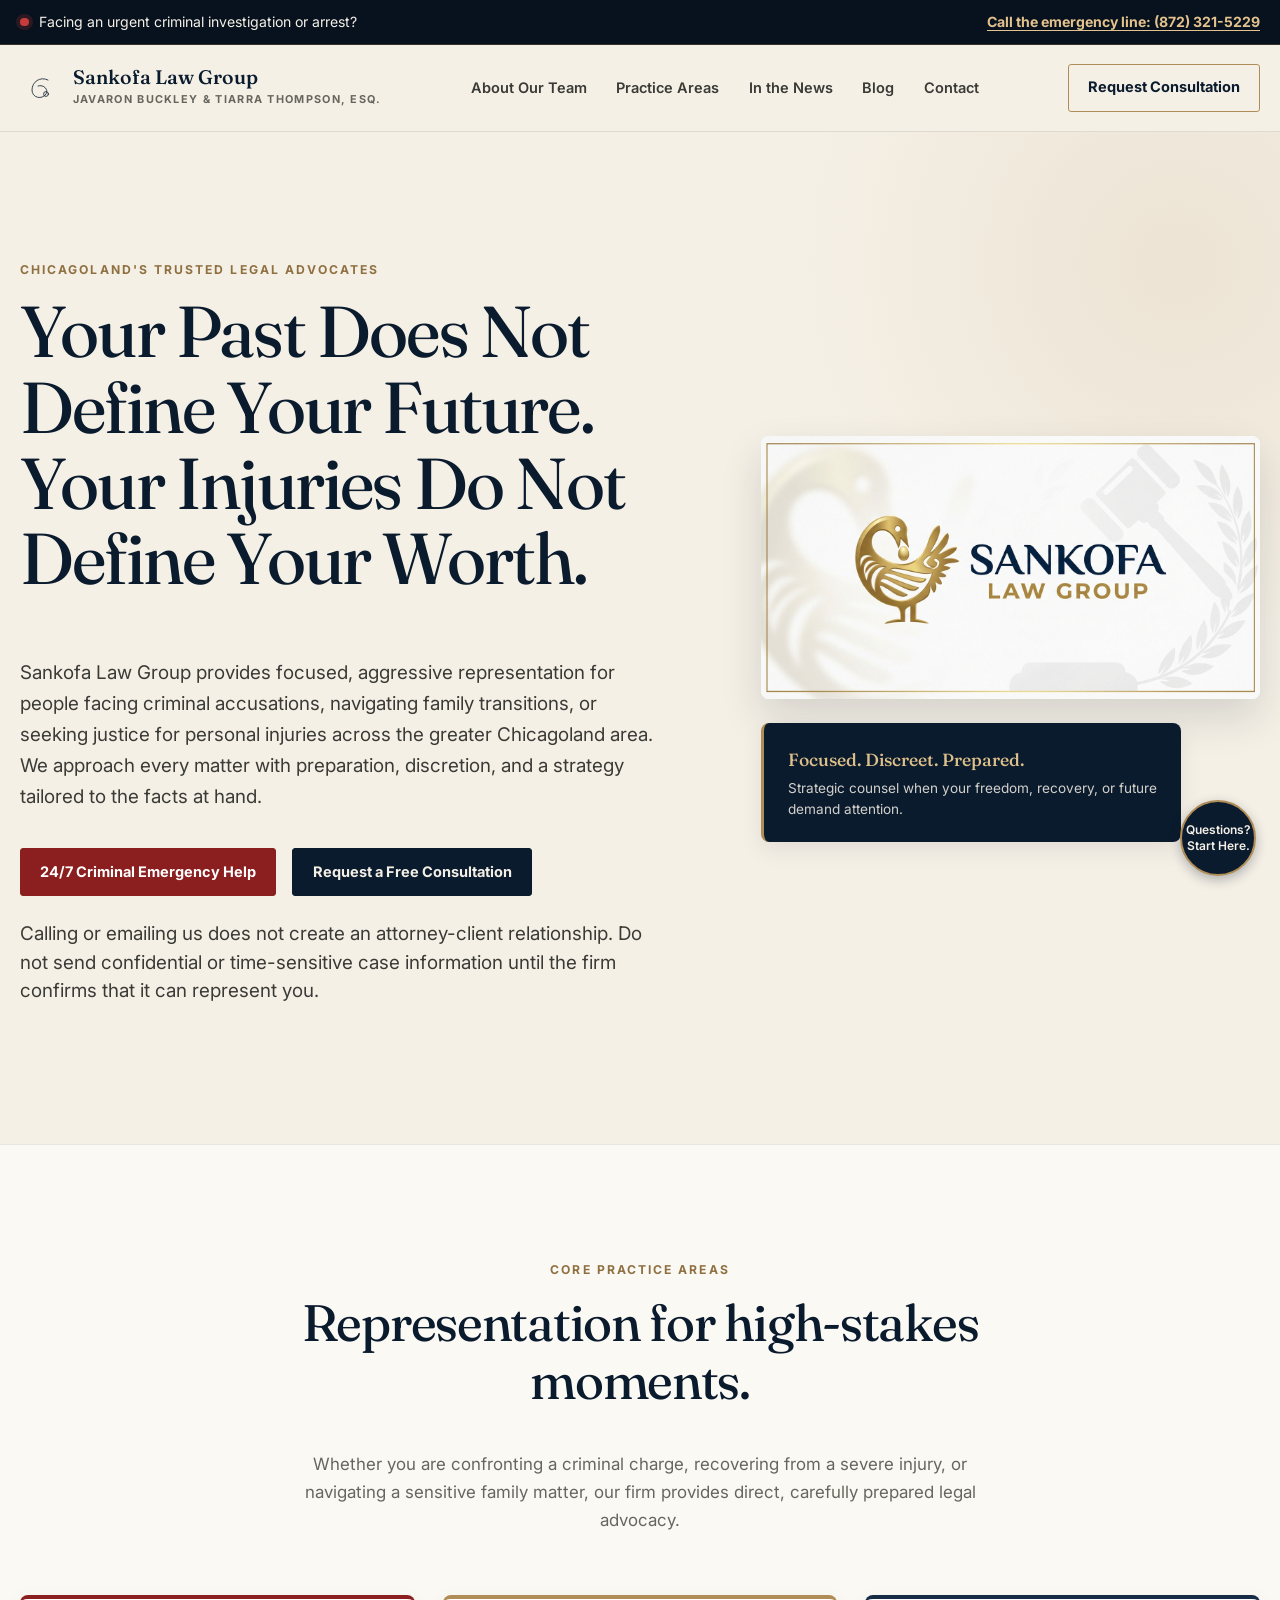
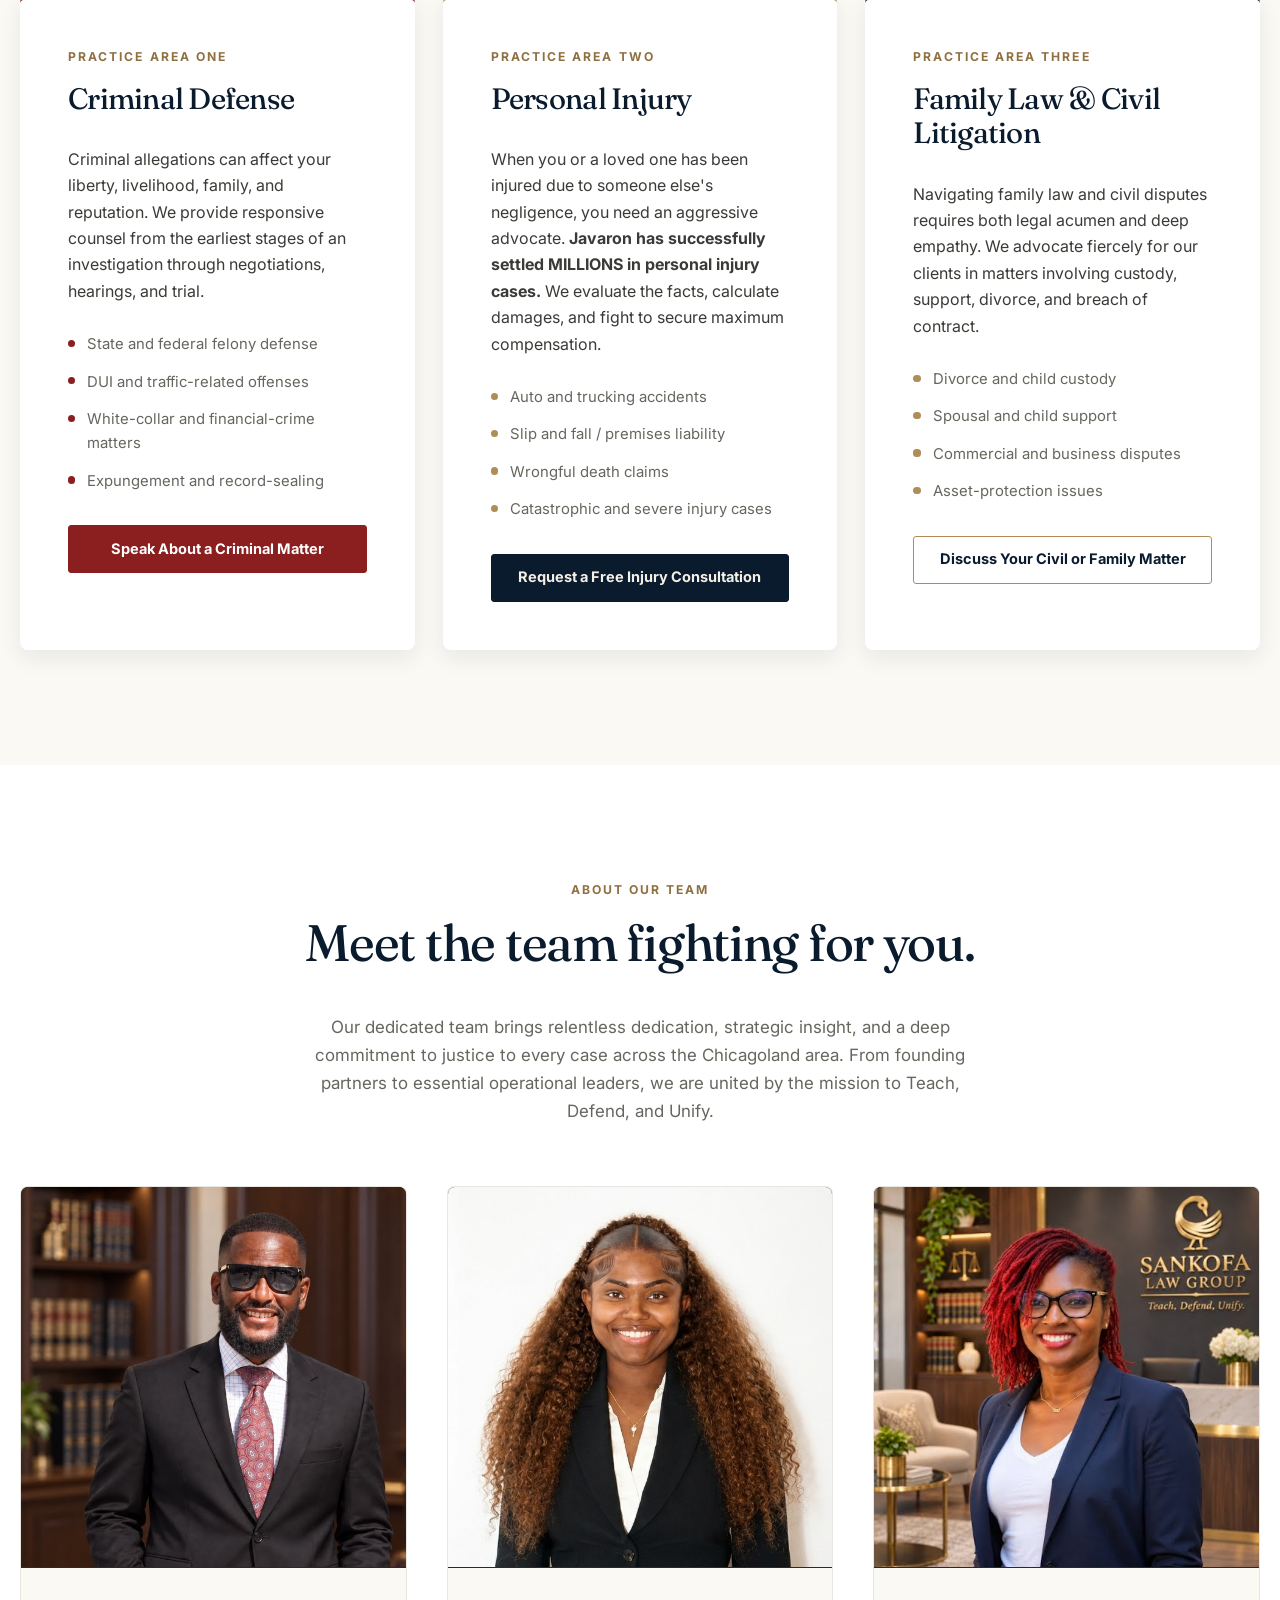
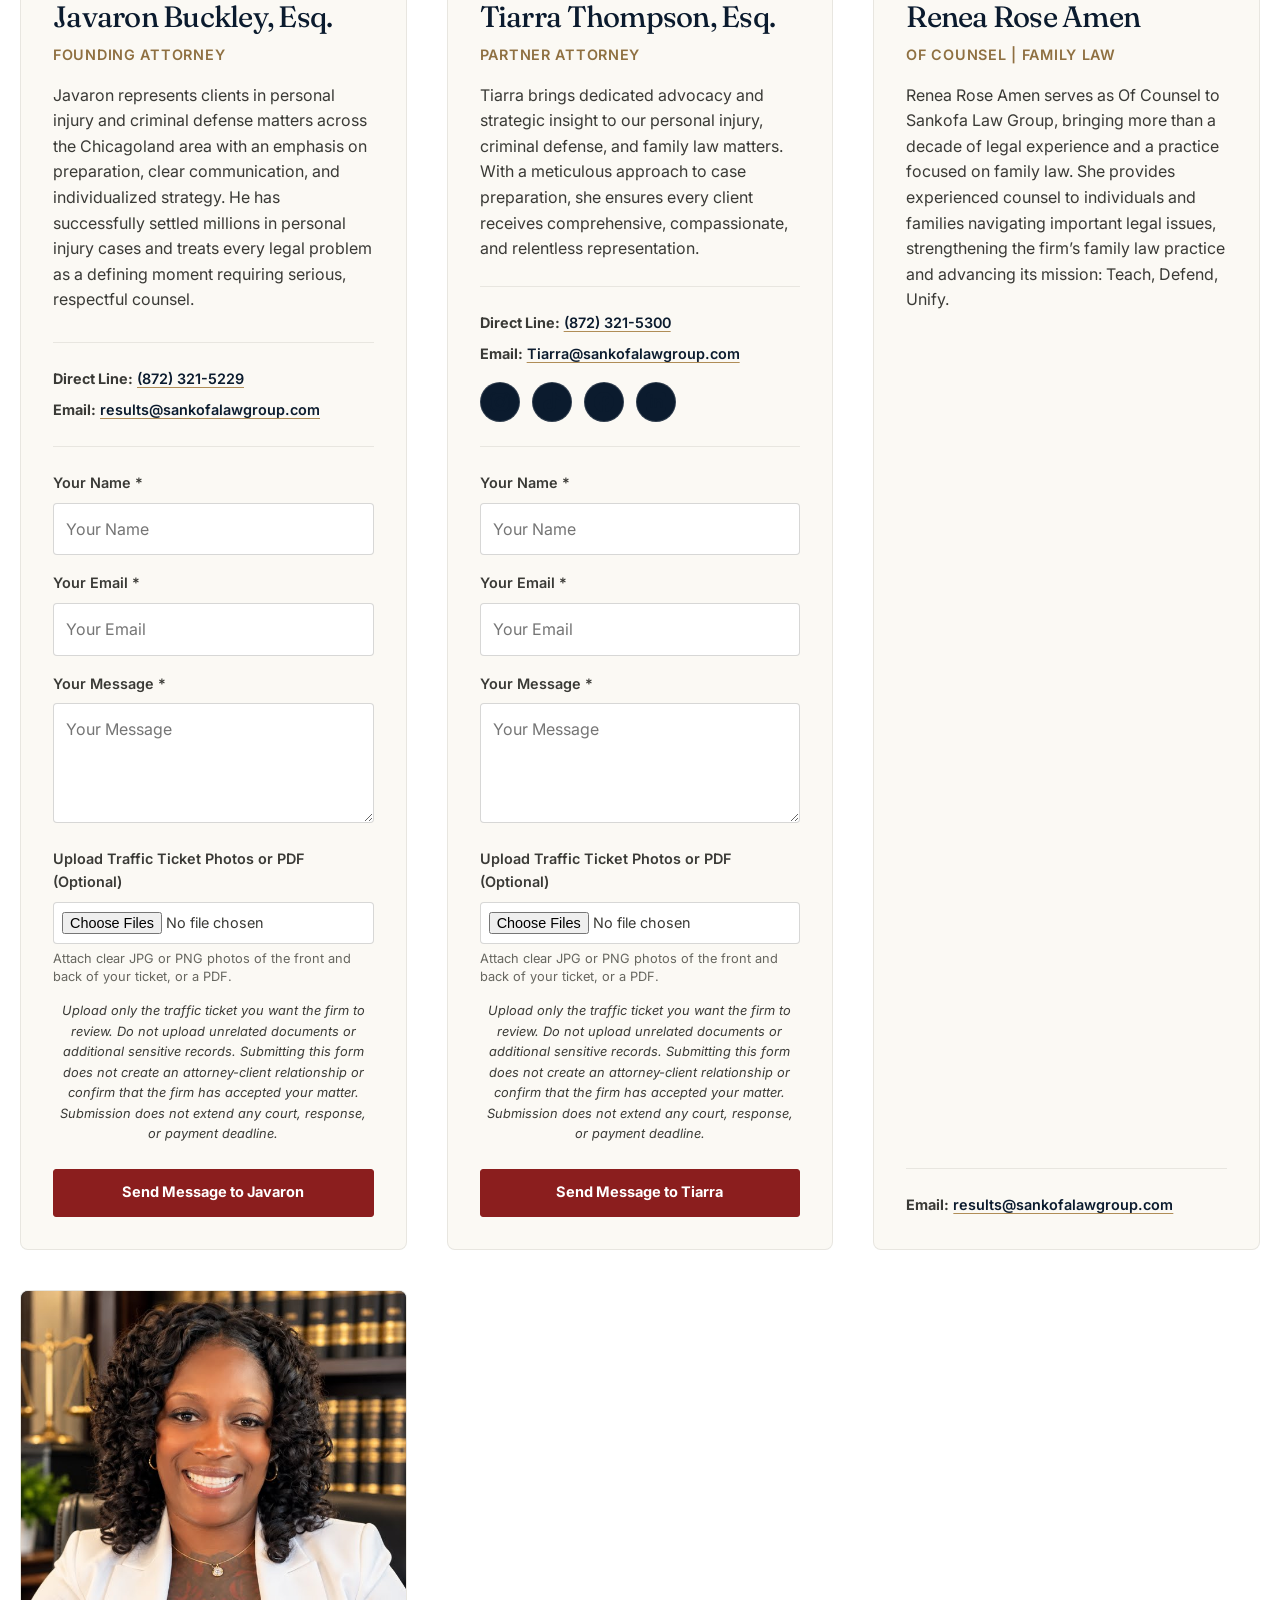
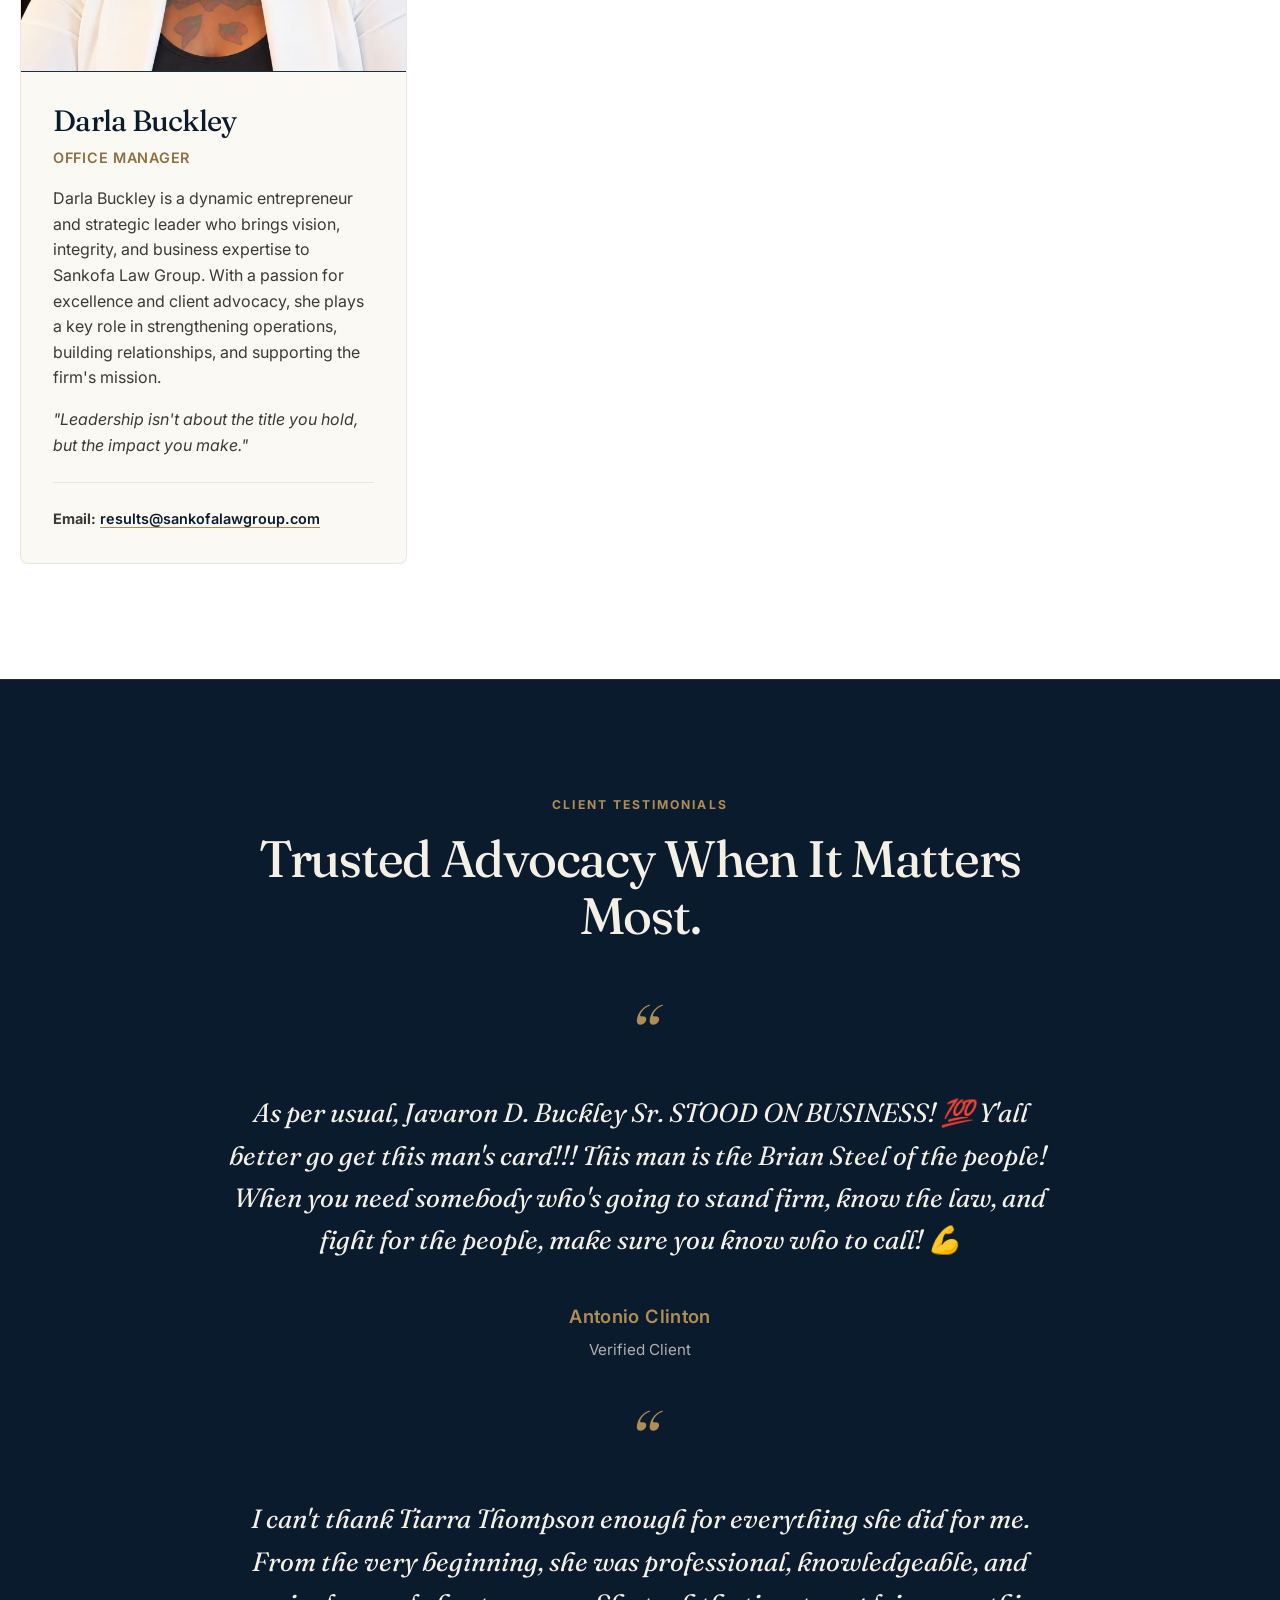
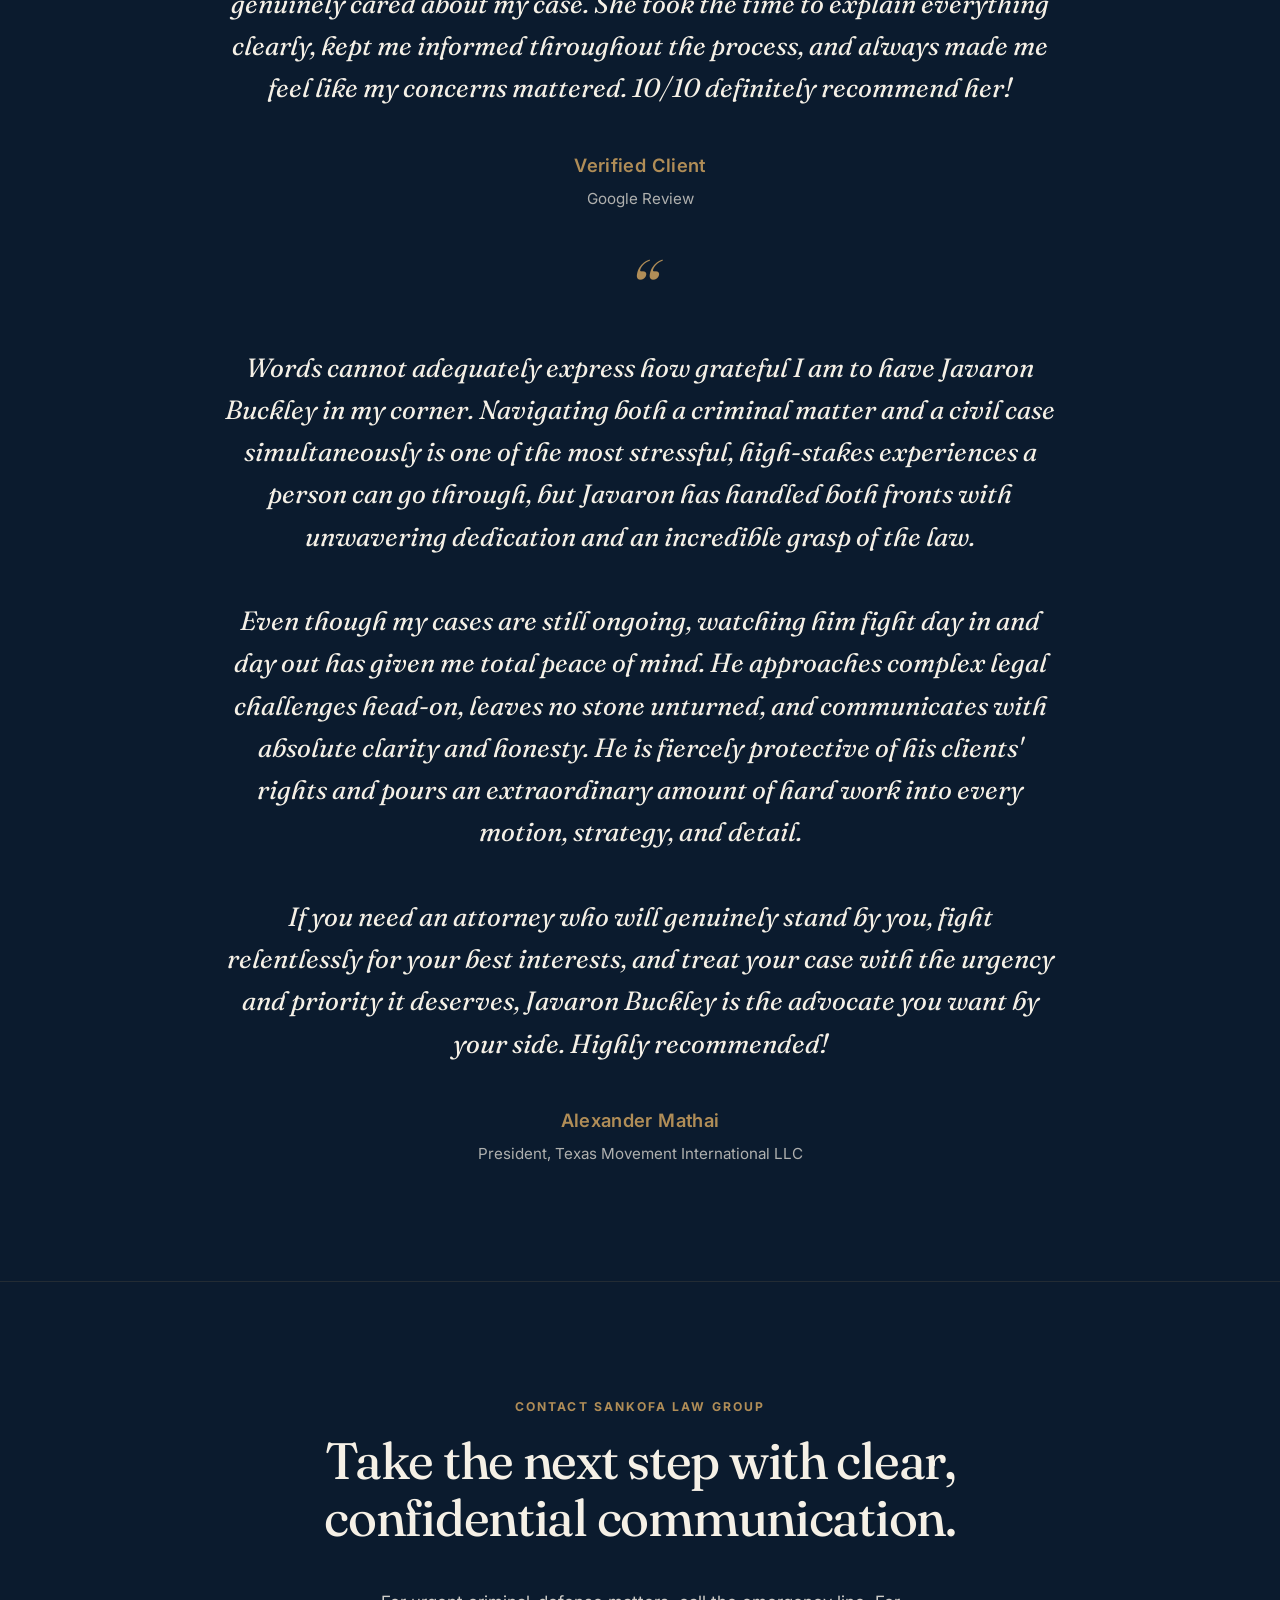
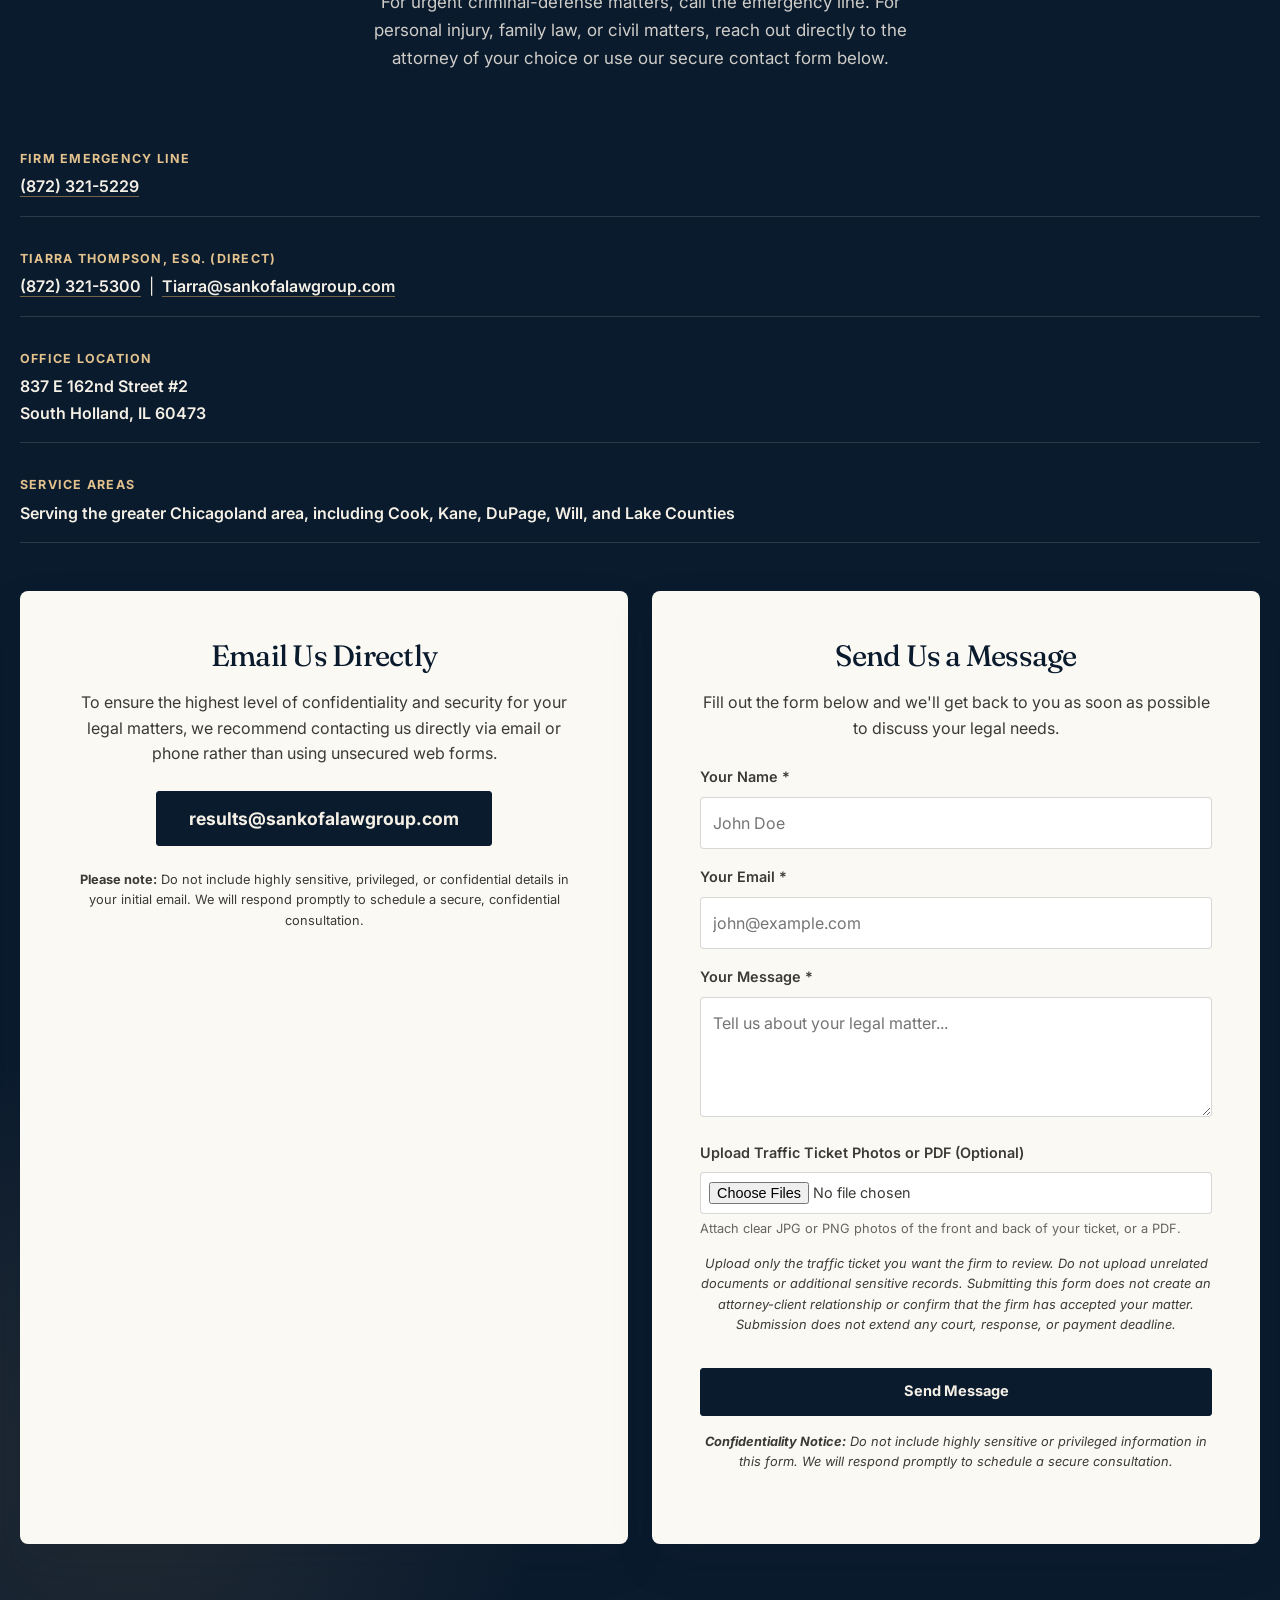
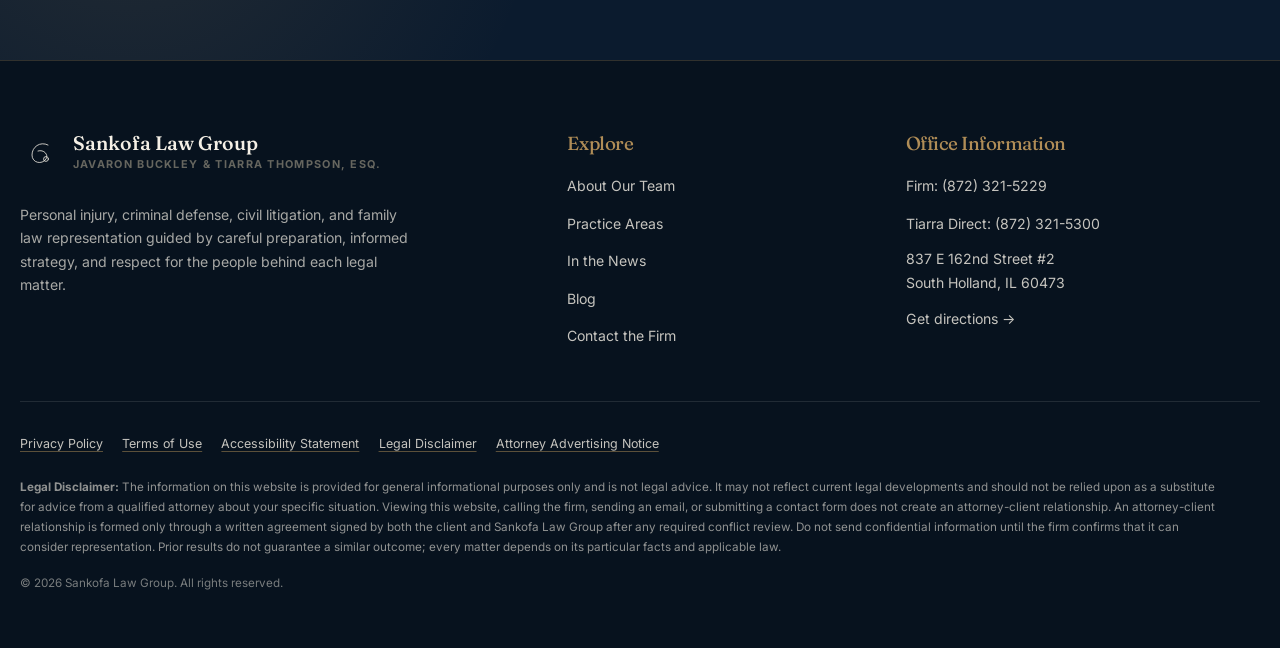
<file: index.html>
<!DOCTYPE html>
<html lang="en">
<head>
  <meta charset="UTF-8">
  <meta name="viewport" content="width=device-width, initial-scale=1">

  <title>Sankofa Law Group | Personal Injury, Criminal Defense & Family Law in Chicagoland</title>
  <meta
    name="description"
    content="Sankofa Law Group provides dedicated personal injury, criminal defense, civil litigation, and family law representation across the Chicagoland area. Call 872-321-5229."
  >
  <meta name="robots" content="index, follow">
  <meta name="theme-color" content="#0B1B2E">
  <meta name="author" content="Sankofa Law Group">
  <meta name="geo.region" content="US-IL">
  <meta name="geo.placename" content="South Holland">
  <link rel="canonical" href="https://www.sankofalawgroup.com/">

  <link rel="icon" href="/favicon.ico" sizes="any">
  <link rel="icon" href="/favicon.svg" type="image/svg+xml">
  <link rel="apple-touch-icon" href="/apple-touch-icon.png">

  <!-- Open Graph -->
  <meta property="og:type" content="website">
  <meta property="og:site_name" content="Sankofa Law Group">
  <meta property="og:title" content="Sankofa Law Group | Chicagoland Legal Advocates">
  <meta property="og:description" content="Relentless advocacy in personal injury, criminal defense, civil litigation, and family law across the Chicagoland area.">
  <meta property="og:url" content="https://www.sankofalawgroup.com/">
  <meta property="og:image" content="https://www.sankofalawgroup.com/images/SankofaLawGroupLogo.jpg">
  <meta property="og:image:width" content="1200">
  <meta property="og:image:height" content="630">

  <!-- Twitter / X Card -->
  <meta name="twitter:card" content="summary_large_image">
  <meta name="twitter:title" content="Sankofa Law Group | Chicagoland Legal Advocates">
  <meta name="twitter:description" content="Relentless advocacy in personal injury, criminal defense, civil litigation, and family law across the Chicagoland area.">
  <meta name="twitter:image" content="https://www.sankofalawgroup.com/images/SankofaLawGroupLogo.jpg">

  <!-- Fonts -->
  <link rel="preconnect" href="https://fonts.googleapis.com">
  <link rel="preconnect" href="https://fonts.gstatic.com" crossorigin>
  <link href="https://fonts.googleapis.com/css2?family=Fraunces:ital,opsz,wght@0,9..144,300..700;1,9..144,300..400&family=Inter:wght@300;400;500;600;700&display=swap" rel="stylesheet">

  <!-- JSON-LD Schema for Local SEO & AEO -->
  <script type="application/ld+json">
  {
    "@context": "https://schema.org",
    "@type": "LegalService",
    "name": "Sankofa Law Group",
    "url": "https://www.sankofalawgroup.com/",
    "telephone": "+1-872-321-5229",
    "email": "results@sankofalawgroup.com",
    "description": "Personal injury, criminal defense, civil litigation, and family law representation in the Chicagoland area.",
    "image": "https://www.sankofalawgroup.com/images/SankofaLawGroupLogo.jpg",
    "logo": "https://www.sankofalawgroup.com/images/SankofaLawGroupLogo.jpg",
    "priceRange": "$$",
    "address": {
      "@type": "PostalAddress",
      "streetAddress": "837 E 162nd Street #2",
      "addressLocality": "South Holland",
      "addressRegion": "IL",
      "postalCode": "60473",
      "addressCountry": "US"
    },
    "areaServed": [
      {"@type": "AdministrativeArea", "name": "Cook County, IL"},
      {"@type": "AdministrativeArea", "name": "Kane County, IL"},
      {"@type": "AdministrativeArea", "name": "DuPage County, IL"},
      {"@type": "AdministrativeArea", "name": "Will County, IL"},
      {"@type": "AdministrativeArea", "name": "Lake County, IL"}
    ],
    "founder": {
      "@type": "Person",
      "name": "Javaron Buckley",
      "jobTitle": "Founding Attorney",
      "url": "https://www.sankofalawgroup.com/javaron-buckley.html",
      "telephone": "+1-872-321-5229",
      "email": "results@sankofalawgroup.com"
    },
    "employee": [
      {
        "@type": "Person",
        "name": "Javaron Buckley",
        "jobTitle": "Founding Attorney",
        "url": "https://www.sankofalawgroup.com/javaron-buckley.html"
      },
      {
        "@type": "Person",
        "name": "Tiarra Thompson",
        "jobTitle": "Partner Attorney",
        "telephone": "+1-872-321-5300",
        "email": "Tiarra@sankofalawgroup.com",
        "alumniOf": [
          {"@type": "CollegeOrUniversity", "name": "Western Michigan University Cooley Law School"},
          {"@type": "CollegeOrUniversity", "name": "Hope College"}
        ],
        "url": "https://www.linkedin.com/in/tiarra-thompson-995474b0/"
      },
      {
        "@type": "Person",
        "name": "Renea Rose Amen",
        "jobTitle": "Of Counsel",
        "email": "results@sankofalawgroup.com"
      },
      {
        "@type": "Person",
        "name": "Darla Buckley",
        "jobTitle": "Office Manager",
        "email": "results@sankofalawgroup.com"
      }
    ],
    "sameAs": [
      "https://www.linkedin.com/in/tiarra-thompson-995474b0/",
      "https://www.instagram.com/tiarrathompsonlaw",
      "https://www.tiktok.com/@attorneytiarra",
      "https://www.facebook.com/p/Law-Office-of-Tiarra-Thompson-61590555324223/",
      "https://www.google.com/maps/place/837+E+162nd+St+%232,+South+Holland,+IL+60473"
    ]
  }
  </script>

  <style>
    :root {
      --navy-950: #07121e;
      --navy-900: #0b1b2e;
      --navy-800: #162b44;
      --parchment-50: #fbf9f4;
      --parchment-100: #f5f0e6;
      --parchment-200: #ebe5da;
      --brass-500: #b08d57;
      --brass-600: #8f7041;
      --oxblood-600: #8b1e1e;
      --oxblood-700: #6f1717;
      --charcoal-900: #252522;
      --charcoal-700: #3a3a36;
      --charcoal-500: #66665f;
      --white: #ffffff;

      --shadow-sm: 0 8px 22px rgba(11, 27, 46, 0.08);
      --shadow-md: 0 18px 42px rgba(11, 27, 46, 0.14);
      --radius-sm: 4px;
      --radius-md: 8px;
      --content-width: 1280px;
      --transition: 180ms ease;
    }

    *, *::before, *::after { box-sizing: border-box; }
    html { scroll-behavior: smooth; font-size: 16px; }
    body {
      min-width: 320px; margin: 0; background: var(--parchment-100);
      color: var(--charcoal-700); font-family: "Inter", Arial, sans-serif;
      font-size: 1rem; line-height: 1.65; -webkit-font-smoothing: antialiased;
      text-rendering: optimizeLegibility;
    }
    img { display: block; width: 100%; height: auto; }
    a { color: inherit; text-decoration: none; }
    button, input, select, textarea { font: inherit; }
    button { cursor: pointer; }
    h1, h2, h3, h4, p { margin-top: 0; }
    h1, h2, h3, h4 {
      color: var(--navy-900); font-family: "Fraunces", Georgia, serif;
      font-weight: 450; letter-spacing: -0.025em;
    }
    h1 { font-size: clamp(2.5rem, 6vw, 4.5rem); line-height: 1.05; }
    h2 { font-size: clamp(2rem, 4vw, 3.5rem); line-height: 1.12; }
    h3 { font-size: clamp(1.5rem, 2.3vw, 2.15rem); line-height: 1.18; }
    ul { padding: 0; margin: 0; list-style: none; }
    :focus-visible { outline: 3px solid var(--brass-500); outline-offset: 4px; }

    .skip-link {
      position: fixed; top: 0.75rem; left: 0.75rem; z-index: 1000;
      padding: 0.7rem 1rem; background: var(--white); color: var(--navy-900);
      font-weight: 700; transform: translateY(-170%); transition: transform var(--transition);
    }
    .skip-link:focus { transform: translateY(0); }
    .container { width: min(calc(100% - 2.5rem), var(--content-width)); margin-inline: auto; }
    .section { padding: clamp(4.5rem, 9vw, 8rem) 0; }
    .eyebrow {
      display: block; margin-bottom: 0.9rem; color: var(--brass-600);
      font-size: 0.76rem; font-weight: 700; letter-spacing: 0.17em; text-transform: uppercase;
    }
    .section-heading { max-width: 48rem; margin: 0 auto 3.75rem; text-align: center; }
    .section-heading p { max-width: 42rem; margin: 1.2rem auto 0; color: var(--charcoal-500); font-size: 1.06rem; }
    .sr-only {
      position: absolute; width: 1px; height: 1px; padding: 0; overflow: hidden;
      clip: rect(0, 0, 0, 0); white-space: nowrap; border: 0;
    }

    /* Header */
    .site-header {
      position: sticky; top: 0; z-index: 100; border-bottom: 1px solid rgba(58, 58, 54, 0.12);
      background: rgba(245, 240, 230, 0.97); backdrop-filter: blur(10px);
    }
    .header-inner { display: flex; align-items: center; justify-content: space-between; min-height: 86px; gap: 1.25rem; }
    .brand { display: inline-flex; flex-shrink: 0; align-items: center; gap: 0.8rem; }
    .brand__mark {
      width: 40px; height: 40px; flex: 0 0 auto; fill: none; stroke: var(--navy-900);
      stroke-linecap: round; stroke-linejoin: round; stroke-width: 2;
    }
    .brand__firm {
      display: block; color: var(--navy-900); font-family: "Fraunces", Georgia, serif;
      font-size: 1.22rem; font-weight: 550; line-height: 1.05;
    }
    .brand__attorney {
      display: block; margin-top: 0.2rem; color: var(--charcoal-500);
      font-size: 0.68rem; font-weight: 700; letter-spacing: 0.12em; text-transform: uppercase;
    }
    .desktop-nav { display: flex; align-items: center; gap: clamp(1.1rem, 2.3vw, 2.25rem); }
    .desktop-nav a {
      color: var(--charcoal-700); font-size: 0.91rem; font-weight: 600; transition: color var(--transition);
    }
    .desktop-nav a:hover, .desktop-nav a[aria-current="page"] { color: var(--brass-600); }
    .header-actions { display: flex; align-items: center; gap: 0.75rem; }
    .menu-toggle {
      display: none; width: 46px; height: 44px; border: 1px solid rgba(11, 27, 46, 0.2);
      border-radius: var(--radius-sm); background: transparent; color: var(--navy-900);
    }
    .menu-toggle__icon, .menu-toggle__icon::before, .menu-toggle__icon::after {
      display: block; width: 21px; height: 2px; margin: auto; border-radius: 3px;
      background: currentColor; content: ""; transition: transform var(--transition);
    }
    .menu-toggle__icon { position: relative; }
    .menu-toggle__icon::before { position: absolute; top: -7px; }
    .menu-toggle__icon::after { position: absolute; top: 7px; }
    .menu-toggle[aria-expanded="true"] .menu-toggle__icon { background: transparent; }
    .menu-toggle[aria-expanded="true"] .menu-toggle__icon::before { top: 0; transform: rotate(45deg); }
    .menu-toggle[aria-expanded="true"] .menu-toggle__icon::after { top: 0; transform: rotate(-45deg); }
    .mobile-nav { display: none; border-top: 1px solid rgba(58, 58, 54, 0.12); background: var(--parchment-50); }
    .mobile-nav.is-open { display: block; }
    .mobile-nav__inner { display: grid; gap: 0.25rem; padding: 1rem 0 1.5rem; }
    .mobile-nav a {
      padding: 0.9rem 0; border-bottom: 1px solid rgba(58, 58, 54, 0.09);
      color: var(--navy-900); font-weight: 650;
    }
    .mobile-nav .btn { width: 100%; margin-top: 0.85rem; }

    /* Buttons */
    .btn {
      display: inline-flex; min-height: 48px; align-items: center; justify-content: center;
      gap: 0.5rem; padding: 0.76rem 1.2rem; border: 1px solid transparent; border-radius: 3px;
      font-size: 0.91rem; font-weight: 700; line-height: 1.2; text-align: center;
      transition: background-color var(--transition), border-color var(--transition), color var(--transition), transform var(--transition);
    }
    .btn:hover { transform: translateY(-2px); }
    .btn--oxblood { border-color: var(--oxblood-600); background: var(--oxblood-600); color: var(--white); }
    .btn--oxblood:hover { border-color: var(--oxblood-700); background: var(--oxblood-700); }
    .btn--navy { border-color: var(--navy-900); background: var(--navy-900); color: var(--parchment-100); }
    .btn--navy:hover { border-color: var(--navy-800); background: var(--navy-800); }
    .btn--outline { border-color: var(--brass-500); background: transparent; color: var(--navy-900); }
    .btn--outline:hover { background: var(--brass-500); color: var(--white); }

    /* Hero */
    .hero {
      overflow: hidden; padding: clamp(5rem, 10vw, 9rem) 0 clamp(4rem, 8vw, 7rem);
      background: radial-gradient(circle at 92% 13%, rgba(176, 141, 87, 0.13), transparent 24rem), var(--parchment-100);
    }
    .hero-grid {
      display: grid; grid-template-columns: minmax(0, 1.1fr) minmax(300px, 0.9fr);
      align-items: center; gap: clamp(3rem, 6vw, 6rem);
    }
    .hero__content p {
      max-width: 40rem; margin: 1.5rem 0 2.25rem; color: var(--charcoal-700);
      font-size: clamp(1.04rem, 1.5vw, 1.18rem);
    }
    .hero__actions { display: flex; flex-wrap: wrap; gap: 1rem; }
    .hero__notice { max-width: 40rem; margin: 1rem 0 0; color: var(--charcoal-500); font-size: 0.78rem; line-height: 1.5; }
    
    .hero__image-wrap { 
      position: relative; 
      padding: 0 0 1.5rem 1.5rem; 
      display: flex;
      flex-direction: column;
      align-items: flex-start;
    }
    
    .hero__image {
      max-height: 320px;
      overflow: hidden; 
      border-radius: var(--radius-md);
      background: var(--white); 
      box-shadow: var(--shadow-md);
      display: flex; 
      align-items: center; 
      justify-content: center;
      width: 100%;
    }
    .hero__image img { 
      max-height: 100%; 
      width: auto; 
      max-width: 100%;
      object-fit: contain; 
      object-position: center; 
    }

    .hero__badge {
      position: static;
      margin-top: 1.5rem;
      width: 100%;
      max-width: 420px;
      padding: 1.35rem 1.5rem;
      border-left: 3px solid var(--brass-500);
      border-radius: var(--radius-md);
      background: var(--navy-900);
      box-shadow: var(--shadow-sm);
      color: var(--parchment-100);
    }
    .hero__badge strong {
      display: block; margin-bottom: 0.25rem; color: #dec08a;
      font-family: "Fraunces", Georgia, serif; font-size: 1.1rem; font-weight: 500;
    }
    .hero__badge span { display: block; color: rgba(245, 240, 230, 0.85); font-size: 0.85rem; line-height: 1.55; }

    /* About / Team Section */
    .team-section { background: var(--white); }
    .team-grid {
      display: grid;
      grid-template-columns: repeat(auto-fit, minmax(320px, 1fr));
      gap: 2.5rem;
      align-items: stretch;
    }
    .team-card {
      background: var(--parchment-50);
      border-radius: var(--radius-md);
      overflow: hidden;
      border: 1px solid rgba(58, 58, 54, 0.1);
      display: flex;
      flex-direction: column;
      height: 100%;
    }
    
    .team-card__image {
      overflow: hidden;
      background: var(--navy-800);
      border-bottom: 1px solid rgba(58, 58, 54, 0.1);
      flex-shrink: 0;
    }
    .team-card__image img {
      width: 100%;
      height: 380px;
      object-fit: cover;
      object-position: center top;
      display: block;
    }

    .team-card__content {
      padding: 2rem;
      flex-grow: 1;
      display: flex;
      flex-direction: column;
    }
    .team-card__content h3 { margin-bottom: 0.5rem; }
    
    /* SEO Link Styling for Javaron's Name */
    .team-card__content h3 a {
      color: var(--navy-900);
      text-decoration: none;
      transition: color var(--transition);
    }
    .team-card__content h3 a:hover {
      color: var(--brass-600);
      text-decoration: underline;
      text-decoration-color: var(--brass-500);
      text-underline-offset: 4px;
    }

    .team-card__title {
      display: block; color: var(--brass-600); font-weight: 600;
      font-size: 0.9rem; text-transform: uppercase; letter-spacing: 0.05em; margin-bottom: 1rem;
    }
    .team-card__content p { color: var(--charcoal-700); line-height: 1.6; margin-bottom: 1rem; }
    .team-card__content p:last-of-type { margin-bottom: 1.5rem; }
    .team-contact {
      margin-top: auto;
      padding-top: 1.5rem;
      border-top: 1px solid rgba(58, 58, 54, 0.1);
      font-size: 0.9rem;
    }
    .team-contact a {
      color: var(--navy-900); font-weight: 600; text-decoration: underline;
      text-decoration-color: var(--brass-500); text-underline-offset: 3px;
    }
    .team-contact a:hover { color: var(--brass-600); }

    /* Social Icons */
    .social-links { display: flex; gap: 0.75rem; margin-top: 1rem; }
    .social-link {
      display: inline-flex; align-items: center; justify-content: center;
      width: 40px; height: 40px; border-radius: 50%; 
      background: var(--navy-900); 
      color: #ffffff;
      transition: all var(--transition);
      border: 1px solid rgba(255, 255, 255, 0.15);
    }
    .social-link:hover { 
      background: var(--brass-500); 
      color: var(--navy-900);
      transform: translateY(-3px); 
      box-shadow: 0 4px 12px rgba(176, 141, 87, 0.3);
      border-color: var(--brass-500);
    }
    .social-link svg { width: 20px; height: 20px; fill: currentColor; }

    /* Practice areas */
    .practice-grid { display: grid; grid-template-columns: repeat(auto-fit, minmax(280px, 1fr)); gap: 1.75rem; }
    .practice-card {
      display: flex; flex-direction: column; min-height: 100%; padding: clamp(2rem, 4vw, 3rem);
      border-top: 4px solid var(--navy-900); border-radius: var(--radius-md);
      background: var(--white); box-shadow: var(--shadow-sm);
    }
    .practice-card--criminal { border-top-color: var(--oxblood-600); }
    .practice-card--injury { border-top-color: var(--brass-500); }
    .practice-card--family { border-top-color: var(--navy-800); }
    .practice-card p { margin: 1.2rem 0 1.75rem; color: var(--charcoal-700); }
    .practice-list { display: grid; gap: 0.8rem; margin-bottom: 2rem; }
    .practice-list li {
      display: flex; align-items: flex-start; gap: 0.75rem; color: var(--charcoal-500); font-size: 0.93rem;
    }
    .practice-list li::before {
      width: 0.45rem; height: 0.45rem; flex: 0 0 auto; margin-top: 0.48rem;
      border-radius: 50%; background: var(--brass-500); content: "";
    }
    .practice-card--criminal .practice-list li::before { background: var(--oxblood-600); }

    /* Testimonials */
    .testimonials {
      background: var(--navy-900); color: var(--parchment-100);
      border-top: 1px solid rgba(176, 141, 87, 0.15);
      border-bottom: 1px solid rgba(176, 141, 87, 0.15);
    }
    .testimonial-card { max-width: 54rem; margin: 0 auto; text-align: center; padding: 0 1rem; }
    .testimonial-card blockquote {
      font-family: "Fraunces", Georgia, serif; font-size: clamp(1.25rem, 2.2vw, 1.65rem);
      line-height: 1.6; font-style: italic; color: var(--parchment-100); margin: 0 0 2.5rem; position: relative;
    }
    .testimonial-card blockquote::before {
      content: "“"; display: block; font-size: 5rem; color: var(--brass-500);
      line-height: 0.8; margin-bottom: 1.5rem; font-family: "Fraunces", Georgia, serif;
    }
    .testimonial-author { display: flex; flex-direction: column; align-items: center; gap: 0.35rem; }
    .testimonial-author strong {
      color: var(--brass-500); font-size: 1.15rem; font-weight: 600;
      font-family: "Inter", Arial, sans-serif; letter-spacing: 0.02em;
    }
    .testimonial-author span { color: rgba(245, 240, 230, 0.7); font-size: 0.95rem; font-style: normal; }

    /* Contact */
    .contact {
      background: radial-gradient(circle at 10% 90%, rgba(176, 141, 87, 0.15), transparent 26rem), var(--navy-900);
      color: var(--parchment-100);
    }
    .contact-grid {
      display: grid; grid-template-columns: minmax(0, 0.8fr) minmax(0, 1.2fr);
      align-items: start; gap: clamp(3rem, 7vw, 7rem);
    }
    .contact h2 { color: var(--parchment-100); }
    .contact-copy > p { max-width: 35rem; margin: 1.25rem 0 0; color: rgba(245, 240, 230, 0.84); }
    .contact-details { display: grid; gap: 1rem; margin-top: 2rem; }
    .contact-details__item { padding: 1rem 0; border-bottom: 1px solid rgba(245, 240, 230, 0.14); }
    .contact-details__item strong {
      display: block; color: #e3c28d; font-size: 0.78rem; letter-spacing: 0.1em; text-transform: uppercase;
    }
    .contact-details__item a, .contact-details__item span {
      display: inline-block; margin-top: 0.25rem; color: var(--parchment-100); font-size: 1rem; font-weight: 600;
    }
    .contact-details__item a {
      text-decoration: underline; text-decoration-color: rgba(176, 141, 87, 0.65); text-underline-offset: 4px;
    }
    .contact-cards {
      display: grid;
      grid-template-columns: repeat(auto-fit, minmax(300px, 1fr));
      gap: 1.5rem;
      margin-top: 2rem;
    }
    .contact-direct-wrap {
      padding: clamp(2rem, 4vw, 3rem); border-radius: var(--radius-md);
      background: var(--parchment-50); box-shadow: var(--shadow-md); color: var(--charcoal-700); text-align: center;
    }
    .contact-direct-wrap h3 { margin-bottom: 1rem; color: var(--navy-900); }
    .contact-direct-wrap p { margin-bottom: 1.5rem; color: var(--charcoal-700); line-height: 1.6; }
    .contact-direct-wrap .btn { font-size: 1.1rem; padding: 1rem 2rem; }
    .contact-direct-notice { margin-top: 1.5rem; font-size: 0.8rem; color: var(--charcoal-500); line-height: 1.5; }
    
    .contact-form {
      padding: clamp(2rem, 4vw, 3rem);
      border-radius: var(--radius-md);
      background: var(--parchment-50);
      box-shadow: var(--shadow-md);
      color: var(--charcoal-700);
    }
    .contact-form h3 {
      margin-bottom: 1rem;
      color: var(--navy-900);
      text-align: center;
    }
    .contact-form p {
      margin-bottom: 1.5rem;
      color: var(--charcoal-700);
      line-height: 1.6;
      text-align: center;
    }
    .form-group {
      margin-bottom: 1rem;
    }
    .form-group label {
      display: block;
      margin-bottom: 0.5rem;
      color: var(--charcoal-700);
      font-weight: 600;
      font-size: 0.9rem;
    }
    .form-group input,
    .form-group textarea {
      width: 100%;
      padding: 0.75rem;
      border: 1px solid rgba(58, 58, 54, 0.2);
      border-radius: 4px;
      font-family: inherit;
      font-size: 1rem;
      background: var(--white);
    }
    .form-group input[type="file"] {
      padding: 0.5rem;
      font-size: 0.9rem;
    }
    .form-group small {
      display: block;
      margin-top: 0.35rem;
      color: var(--charcoal-500);
      font-size: 0.8rem;
      line-height: 1.4;
    }
    .form-group input:focus,
    .form-group textarea:focus {
      outline: 3px solid var(--brass-500);
      outline-offset: 2px;
      border-color: var(--brass-500);
    }
    .form-group textarea {
      resize: vertical;
      min-height: 120px;
    }
    .contact-form .btn {
      width: 100%;
      margin-top: 0.5rem;
    }
    .form-notice {
      margin-top: 1rem;
      font-size: 0.8rem;
      color: var(--charcoal-500);
      text-align: center;
      line-height: 1.5;
      font-style: italic;
    }

    /* Footer */
    .site-footer { background: var(--navy-950); border-top: 1px solid rgba(176, 141, 87, 0.25); color: var(--parchment-100); }
    .footer-main { display: grid; grid-template-columns: 1.55fr 0.9fr 1.1fr; gap: 3rem; padding: 4.5rem 0 3.25rem; }
    .footer-brand .brand__mark { stroke: var(--parchment-100); }
    .footer-brand .brand__firm { color: var(--parchment-100); }
    .footer-brand p { max-width: 25rem; margin: 1.4rem 0 0; color: rgba(245, 240, 230, 0.68); font-size: 0.88rem; }
    .footer-col h2 { margin-bottom: 1.15rem; color: var(--brass-500); font-size: 1.18rem; }
    .footer-col ul { display: grid; gap: 0.7rem; }
    .footer-col a, .footer-col address { color: rgba(245, 240, 230, 0.8); font-size: 0.88rem; font-style: normal; }
    .footer-col a:hover { color: var(--brass-500); }
    .footer-bottom { padding: 2rem 0 2.7rem; border-top: 1px solid rgba(245, 240, 230, 0.11); }
    .footer-legal-links { display: flex; flex-wrap: wrap; gap: 0.55rem 1.2rem; margin-bottom: 1.5rem; }
    .footer-legal-links a {
      color: rgba(245, 240, 230, 0.8); font-size: 0.78rem; text-decoration: underline;
      text-decoration-color: rgba(176, 141, 87, 0.5); text-underline-offset: 3px;
    }
    .legal-disclaimer { max-width: 75rem; color: rgba(245, 240, 230, 0.58); font-size: 0.73rem; line-height: 1.7; }
    .copyright { margin-top: 1rem; color: rgba(245, 240, 230, 0.48); font-size: 0.73rem; }

    /* Responsive */
    @media (max-width: 1050px) {
      .desktop-nav { display: none; }
      .menu-toggle { display: inline-grid; place-items: center; }
      .header-actions .btn--outline { display: none; }
    }
    @media (max-width: 850px) {
      .hero-grid, .contact-grid { grid-template-columns: 1fr; }
      .hero__image-wrap { width: min(100%, 510px); margin-inline: auto; }
      .footer-main { grid-template-columns: 1fr 1fr; }
      .footer-brand { grid-column: 1 / -1; }
    }
    @media (max-width: 620px) {
      .container { width: min(calc(100% - 2rem), var(--content-width)); }
      .header-inner { min-height: 76px; }
      .brand__firm { font-size: 1.08rem; }
      .brand__attorney { font-size: 0.61rem; }
      .brand__mark { width: 34px; height: 34px; }
      .hero__actions, .hero__actions .btn { width: 100%; }
      .hero__image { max-height: 200px; }
      .footer-main { grid-template-columns: 1fr; }
      .footer-brand { grid-column: auto; }
      .contact-direct-wrap { padding: 1.5rem; }
      .contact-cards { grid-template-columns: 1fr; }
    }
    @media (prefers-reduced-motion: reduce) {
      html { scroll-behavior: auto; }
      *, *::before, *::after {
        animation-duration: 0.01ms !important; animation-iteration-count: 1 !important;
        scroll-behavior: auto !important; transition-duration: 0.01ms !important;
      }
    }
  </style>
</head>

<body>
  <a class="skip-link" href="#main-content">Skip to main content</a>

  <div class="emergency-banner" role="region" aria-label="Criminal defense emergency contact" style="background: var(--navy-950); border-bottom: 1px solid rgba(176, 141, 87, 0.27); color: var(--parchment-100); padding: 0.65rem 0;">
    <div class="container" style="display: flex; flex-wrap: wrap; align-items: center; justify-content: space-between; gap: 0.8rem 1.5rem; font-size: 0.88rem;">
      <span style="display: inline-flex; align-items: center; gap: 0.65rem;">
        <span style="width: 0.55rem; height: 0.55rem; border-radius: 50%; background: #c73b3b; box-shadow: 0 0 0 4px rgba(199, 59, 59, 0.18); animation: pulse 2.3s infinite;" aria-hidden="true"></span>
        Facing an urgent criminal investigation or arrest?
      </span>
      <a href="tel:+18723215229" style="color: #e3c28d; font-weight: 700; text-decoration: underline; text-decoration-thickness: 1px; text-underline-offset: 3px;">
        Call the emergency line: (872) 321-5229
      </a>
    </div>
  </div>
  <style>@keyframes pulse { 0%, 100% { transform: scale(0.92); box-shadow: 0 0 0 0 rgba(199, 59, 59, 0.35); } 55% { transform: scale(1); box-shadow: 0 0 0 7px rgba(199, 59, 59, 0); } }</style>

  <header class="site-header">
    <div class="container header-inner">
      <a class="brand" href="/" aria-label="Sankofa Law Group home">
        <svg class="brand__mark" viewBox="0 0 100 100" aria-hidden="true">
          <path d="M70,30 C50,20 30,35 30,55 C30,75 55,80 65,65 C72,55 60,40 45,45"></path>
          <circle cx="65" cy="65" r="6"></circle>
        </svg>
        <span>
          <span class="brand__firm">Sankofa Law Group</span>
          <span class="brand__attorney">Javaron Buckley & Tiarra Thompson, Esq.</span>
        </span>
      </a>

      <nav class="desktop-nav" aria-label="Primary navigation">
        <a href="#about">About Our Team</a>
        <a href="#practice-areas">Practice Areas</a>
        <a href="news.html">In the News</a>
        <a href="blog.html">Blog</a>
        <a href="#contact">Contact</a>
      </nav>

      <div class="header-actions">
        <a class="btn btn--outline" href="#contact">Request Consultation</a>
        <button class="menu-toggle" type="button" aria-expanded="false" aria-controls="mobile-menu">
          <span class="sr-only">Open navigation menu</span>
          <span class="menu-toggle__icon" aria-hidden="true"></span>
        </button>
      </div>
    </div>

    <nav id="mobile-menu" class="mobile-nav" aria-label="Mobile navigation">
      <div class="container mobile-nav__inner">
        <a href="#about">About Our Team</a>
        <a href="#practice-areas">Practice Areas</a>
        <a href="news.html">In the News</a>
        <a href="blog.html">Blog</a>
        <a href="#contact">Contact</a>
        <a class="btn btn--oxblood" href="tel:+18723215229">Call (872) 321-5229</a>
      </div>
    </nav>
  </header>

  <main id="main-content">
    <!-- Firm Hero Section -->
    <section class="hero" aria-labelledby="hero-heading">
      <div class="container hero-grid">
        <div class="hero__content">
          <span class="eyebrow">Chicagoland's Trusted Legal Advocates</span>
          <h1 id="hero-heading">Your Past Does Not Define Your Future. Your Injuries Do Not Define Your Worth.</h1>
          <p>
            Sankofa Law Group provides focused, aggressive representation for people facing criminal accusations, navigating family transitions, or seeking justice for personal injuries across the greater Chicagoland area. We approach every matter with preparation, discretion, and a strategy tailored to the facts at hand.
          </p>

          <div class="hero__actions">
            <a class="btn btn--oxblood" href="tel:+18723215229">24/7 Criminal Emergency Help</a>
            <a class="btn btn--navy" href="#contact">Request a Free Consultation</a>
          </div>

          <p class="hero__notice">
            Calling or emailing us does not create an attorney-client relationship. Do not send confidential or time-sensitive case information until the firm confirms that it can represent you.
          </p>
        </div>

        <div class="hero__image-wrap">
          <div class="hero__image">
            <img
              src="images/SankofaLawGroupLogo.jpg"
              alt="Sankofa Law Group Logo"
              width="800" height="500" loading="lazy"
            >
          </div>
          <div class="hero__badge">
            <strong>Focused. Discreet. Prepared.</strong>
            <span>Strategic counsel when your freedom, recovery, or future demand attention.</span>
          </div>
        </div>
      </div>
    </section>

    <!-- Practice Areas -->
    <section id="practice-areas" class="section" style="background: var(--parchment-50); border-top: 1px solid rgba(58, 58, 54, 0.1);" aria-labelledby="practice-heading">
      <div class="container">
        <div class="section-heading">
          <span class="eyebrow">Core Practice Areas</span>
          <h2 id="practice-heading">Representation for high-stakes moments.</h2>
          <p>Whether you are confronting a criminal charge, recovering from a severe injury, or navigating a sensitive family matter, our firm provides direct, carefully prepared legal advocacy.</p>
        </div>

        <div class="practice-grid">
          <article class="practice-card practice-card--criminal">
            <div>
              <span class="eyebrow">Practice Area One</span>
              <h3>Criminal Defense</h3>
              <p>Criminal allegations can affect your liberty, livelihood, family, and reputation. We provide responsive counsel from the earliest stages of an investigation through negotiations, hearings, and trial.</p>
              <ul class="practice-list">
                <li>State and federal felony defense</li>
                <li>DUI and traffic-related offenses</li>
                <li>White-collar and financial-crime matters</li>
                <li>Expungement and record-sealing</li>
              </ul>
            </div>
            <a class="btn btn--oxblood" href="tel:+18723215229">Speak About a Criminal Matter</a>
          </article>

          <article class="practice-card practice-card--injury">
            <div>
              <span class="eyebrow">Practice Area Two</span>
              <h3>Personal Injury</h3>
              <p>When you or a loved one has been injured due to someone else's negligence, you need an aggressive advocate. <strong>Javaron has successfully settled MILLIONS in personal injury cases.</strong> We evaluate the facts, calculate damages, and fight to secure maximum compensation.</p>
              <ul class="practice-list">
                <li>Auto and trucking accidents</li>
                <li>Slip and fall / premises liability</li>
                <li>Wrongful death claims</li>
                <li>Catastrophic and severe injury cases</li>
              </ul>
            </div>
            <a class="btn btn--navy" href="#contact">Request a Free Injury Consultation</a>
          </article>

          <article class="practice-card practice-card--family">
            <div>
              <span class="eyebrow">Practice Area Three</span>
              <h3>Family Law & Civil Litigation</h3>
              <p>Navigating family law and civil disputes requires both legal acumen and deep empathy. We advocate fiercely for our clients in matters involving custody, support, divorce, and breach of contract.</p>
              <ul class="practice-list">
                <li>Divorce and child custody</li>
                <li>Spousal and child support</li>
                <li>Commercial and business disputes</li>
                <li>Asset-protection issues</li>
              </ul>
            </div>
            <a class="btn btn--outline" href="#contact">Discuss Your Civil or Family Matter</a>
          </article>
        </div>
      </div>
    </section>

    <!-- About / Meet Our Team Section (SEO & AEO Optimized) -->
    <section id="about" class="section team-section" aria-labelledby="team-heading">
      <div class="container">
        <div class="section-heading">
          <span class="eyebrow">About Our Team</span>
          <h2 id="team-heading">Meet the team fighting for you.</h2>
          <p>Our dedicated team brings relentless dedication, strategic insight, and a deep commitment to justice to every case across the Chicagoland area. From founding partners to essential operational leaders, we are united by the mission to Teach, Defend, and Unify.</p>
        </div>

        <div class="team-grid">
          <!-- 1. Javaron Buckley (Founding Partner - Linked for SEO) -->
          <article class="team-card">
            <div class="team-card__image">
              <img src="images/IMG_6004.jpeg" alt="Javaron Buckley, Founding Attorney at Sankofa Law Group" width="600" height="750" loading="lazy">
            </div>
            <div class="team-card__content">
              <h3><a href="javaron-buckley.html" title="Read full biography of Javaron Buckley">Javaron Buckley, Esq.</a></h3>
              <span class="team-card__title">Founding Attorney</span>
              <p>
                Javaron represents clients in personal injury and criminal defense matters across the Chicagoland area with an emphasis on preparation, clear communication, and individualized strategy. He has successfully settled millions in personal injury cases and treats every legal problem as a defining moment requiring serious, respectful counsel.
              </p>
              <div class="team-contact">
                <div style="margin-bottom: 0.5rem;"><strong>Direct Line:</strong> <a href="tel:+18723215229">(872) 321-5229</a></div>
                <div><strong>Email:</strong> <a href="mailto:results@sankofalawgroup.com">results@sankofalawgroup.com</a></div>
              </div>
              <form action="https://formspree.io/f/mrpeobag" method="POST" enctype="multipart/form-data" style="margin-top: 1.5rem; padding-top: 1.5rem; border-top: 1px solid rgba(58, 58, 54, 0.1);">
                <div class="form-group">
                  <label for="javaron-name">Your Name *</label>
                  <input type="text" id="javaron-name" name="name" placeholder="Your Name" required>
                </div>
                <div class="form-group">
                  <label for="javaron-email">Your Email *</label>
                  <input type="email" id="javaron-email" name="email" placeholder="Your Email" required>
                </div>
                <div class="form-group">
                  <label for="javaron-message">Your Message *</label>
                  <textarea id="javaron-message" name="message" placeholder="Your Message" rows="3" required></textarea>
                </div>
                
                <input type="hidden" name="requested_contact" value="Javaron Buckley">
                <div class="form-group">
                  <label for="javaron-ticket">Upload Traffic Ticket Photos or PDF (Optional)</label>
                  <input type="file" id="javaron-ticket" name="ticket_attachment" accept="image/jpeg,image/png,application/pdf" multiple aria-describedby="javaron-ticket-help">
                  <small id="javaron-ticket-help">Attach clear JPG or PNG photos of the front and back of your ticket, or a PDF.</small>
                </div>
                <p class="form-notice">Upload only the traffic ticket you want the firm to review. Do not upload unrelated documents or additional sensitive records. Submitting this form does not create an attorney-client relationship or confirm that the firm has accepted your matter. Submission does not extend any court, response, or payment deadline.</p>
                
                <button type="submit" class="btn btn--oxblood" style="width: 100%;">Send Message to Javaron</button>
              </form>
            </div>
          </article>

          <!-- 2. Tiarra Thompson (Partner Attorney) -->
          <article class="team-card">
            <div class="team-card__image">
              <img src="images/Tiarra Sankofa Crop.jpg" alt="Tiarra Thompson, Partner Attorney at Sankofa Law Group" width="600" height="750" loading="lazy">
            </div>
            <div class="team-card__content">
              <h3>Tiarra Thompson, Esq.</h3>
              <span class="team-card__title">Partner Attorney</span>
              <p>
                Tiarra brings dedicated advocacy and strategic insight to our personal injury, criminal defense, and family law matters. With a meticulous approach to case preparation, she ensures every client receives comprehensive, compassionate, and relentless representation.
              </p>
              <div class="team-contact">
                <div style="margin-bottom: 0.5rem;"><strong>Direct Line:</strong> <a href="tel:+18723215300">(872) 321-5300</a></div>
                <div style="margin-bottom: 0.5rem;"><strong>Email:</strong> <a href="mailto:Tiarra@sankofalawgroup.com">Tiarra@sankofalawgroup.com</a></div>
                <div class="social-links">
                  <a class="social-link" href="https://www.instagram.com/tiarrathompsonlaw" target="_blank" rel="noopener noreferrer" aria-label="Instagram">
                    <svg viewBox="0 0 24 24"><path d="M12 2.163c3.204 0 3.584.012 4.85.07 3.252.148 4.771 1.691 4.919 4.919.058 1.265.069 1.645.069 4.849 0 3.205-.012 3.584-.069 4.849-.149 3.225-1.664 4.771-4.919 4.919-1.266.058-1.644.07-4.85.07-3.204 0-3.584-.012-4.849-.07-3.26-.149-4.771-1.699-4.919-4.92-.058-1.265-.07-1.644-.07-4.849 0-3.204.013-3.583.07-4.849.149-3.227 1.664-4.771 4.919-4.919 1.266-.057 1.645-.069 4.849-.069zm0-2.163c-3.259 0-3.667.014-4.947.072-4.358.2-6.78 2.618-6.98 6.98-.059 1.281-.073 1.689-.073 4.948 0 3.259.014 3.668.072 4.948.2 4.358 2.618 6.78 6.98 6.98 1.281.058 1.689.072 4.948.072 3.259 0 3.668-.014 4.948-.072 4.354-.2 6.782-2.618 6.979-6.98.059-1.28.073-1.689.073-4.948 0-3.259-.014-3.667-.072-4.947-.196-4.354-2.617-6.78-6.979-6.98-1.281-.059-1.69-.073-4.949-.073zm0 5.838c-3.403 0-6.162 2.759-6.162 6.162s2.759 6.163 6.162 6.163 6.162-2.759 6.162-6.163c0-3.403-2.759-6.162-6.162-6.162zm0 10.162c-2.209 0-4-1.79-4-4 0-2.209 1.791-4 4-4s4 1.791 4 4c0 2.21-1.791 4-4 4zm6.406-11.845c-.796 0-1.441.645-1.441 1.44s.645 1.44 1.441 1.44c.795 0 1.439-.645 1.439-1.44s-.644-1.44-1.439-1.44z"/></svg>
                  </a>
                  <a class="social-link" href="https://www.tiktok.com/@attorneytiarra" target="_blank" rel="noopener noreferrer" aria-label="TikTok">
                    <svg viewBox="0 0 24 24"><path d="M12.525.02c1.31-.02 2.61-.01 3.91-.02.08 1.53.63 3.09 1.75 4.17 1.12 1.11 2.7 1.62 4.24 1.79v4.03c-1.44-.05-2.89-.35-4.2-.97-.57-.26-1.1-.59-1.62-.93-.01 2.92.01 5.84-.02 8.75-.08 1.4-.54 2.79-1.35 3.94-1.31 1.92-3.58 3.17-5.91 3.21-1.43.08-2.86-.31-4.08-1.03-2.02-1.19-3.44-3.37-3.65-5.71-.02-.5-.03-1-.01-1.49.18-1.9 1.12-3.72 2.58-4.96 1.66-1.44 3.98-2.13 6.15-1.72.02 1.48-.04 2.96-.04 4.44-.99-.32-2.15-.23-3.02.37-.63.41-1.11 1.04-1.36 1.75-.21.51-.15 1.07-.14 1.61.24 1.64 1.82 3.02 3.5 2.87 1.12-.01 2.19-.66 2.77-1.61.19-.33.4-.67.41-1.06.1-1.79.06-3.57.07-5.36.01-4.03-.01-8.05.02-12.07z"/></svg>
                  </a>
                  <a class="social-link" href="https://www.facebook.com/p/Law-Office-of-Tiarra-Thompson-61590555324223/" target="_blank" rel="noopener noreferrer" aria-label="Facebook">
                    <svg viewBox="0 0 24 24"><path d="M24 12.073c0-6.627-5.373-12-12-12s-12 5.373-12 12c0 5.99 4.388 10.954 10.125 11.854v-8.385H7.078v-3.47h3.047V9.43c0-3.007 1.792-4.669 4.533-4.669 1.312 0 2.686.235 2.686.235v2.953H15.83c-1.491 0-1.956.925-1.956 1.874v2.25h3.328l-.532 3.47h-2.796v8.385C19.612 23.027 24 18.062 24 12.073z"/></svg>
                  </a>
                  <a class="social-link" href="https://www.linkedin.com/in/tiarra-thompson-995474b0/" target="_blank" rel="noopener noreferrer" aria-label="LinkedIn">
                    <svg viewBox="0 0 24 24"><path d="M19 0h-14c-2.761 0-5 2.239-5 5v14c0 2.761 2.239 5 5 5h14c2.762 0 5-2.239 5-5v-14c0-2.761-2.238-5-5-5zm-11 19h-3v-11h3v11zm-1.5-12.268c-.966 0-1.75-.79-1.75-1.764s.784-1.764 1.75-1.764 1.75.79 1.75 1.764-.783 1.764-1.75 1.764zm13.5 12.268h-3v-5.604c0-3.368-4-3.113-4 0v5.604h-3v-11h3v1.765c1.396-2.586 7-2.777 7 2.476v6.759z"/></svg>
                  </a>
                </div>
              </div>
              <form action="https://formspree.io/f/mrpeobag" method="POST" enctype="multipart/form-data" style="margin-top: 1.5rem; padding-top: 1.5rem; border-top: 1px solid rgba(58, 58, 54, 0.1);">
                <div class="form-group">
                  <label for="tiarra-name">Your Name *</label>
                  <input type="text" id="tiarra-name" name="name" placeholder="Your Name" required>
                </div>
                <div class="form-group">
                  <label for="tiarra-email">Your Email *</label>
                  <input type="email" id="tiarra-email" name="email" placeholder="Your Email" required>
                </div>
                <div class="form-group">
                  <label for="tiarra-message">Your Message *</label>
                  <textarea id="tiarra-message" name="message" placeholder="Your Message" rows="3" required></textarea>
                </div>

                <input type="hidden" name="requested_contact" value="Tiarra Thompson">
                <div class="form-group">
                  <label for="tiarra-ticket">Upload Traffic Ticket Photos or PDF (Optional)</label>
                  <input type="file" id="tiarra-ticket" name="ticket_attachment" accept="image/jpeg,image/png,application/pdf" multiple aria-describedby="tiarra-ticket-help">
                  <small id="tiarra-ticket-help">Attach clear JPG or PNG photos of the front and back of your ticket, or a PDF.</small>
                </div>
                <p class="form-notice">Upload only the traffic ticket you want the firm to review. Do not upload unrelated documents or additional sensitive records. Submitting this form does not create an attorney-client relationship or confirm that the firm has accepted your matter. Submission does not extend any court, response, or payment deadline.</p>

                <button type="submit" class="btn btn--oxblood" style="width: 100%;">Send Message to Tiarra</button>
              </form>
            </div>
          </article>

          <!-- 3. Renea Rose Amen (Of Counsel) -->
          <article class="team-card">
            <div class="team-card__image">
              <img src="images/Renea Rose Amen.jpg" alt="Renea Rose Amen, Of Counsel at Sankofa Law Group" width="600" height="750" loading="lazy">
            </div>
            <div class="team-card__content">
              <h3>Renea Rose Amen</h3>
              <span class="team-card__title">Of Counsel | Family Law</span>
              <p>
                Renea Rose Amen serves as Of Counsel to Sankofa Law Group, bringing more than a decade of legal experience and a practice focused on family law. She provides experienced counsel to individuals and families navigating important legal issues, strengthening the firm’s family law practice and advancing its mission: Teach, Defend, Unify.
              </p>
              <div class="team-contact">
                <div><strong>Email:</strong> <a href="mailto:results@sankofalawgroup.com">results@sankofalawgroup.com</a></div>
              </div>
            </div>
          </article>

          <!-- 4. Darla Buckley (Office Manager) -->
          <article class="team-card">
            <div class="team-card__image">
              <img src="images/Darla Buckley.jpg" alt="Darla Buckley, Office Manager at Sankofa Law Group" width="600" height="750" loading="lazy">
            </div>
            <div class="team-card__content">
              <h3>Darla Buckley</h3>
              <span class="team-card__title">Office Manager</span>
              <p>
                Darla Buckley is a dynamic entrepreneur and strategic leader who brings vision, integrity, and business expertise to Sankofa Law Group. With a passion for excellence and client advocacy, she plays a key role in strengthening operations, building relationships, and supporting the firm's mission.
              </p>
              <p>
                <em>"Leadership isn't about the title you hold, but the impact you make."</em>
              </p>
              <div class="team-contact">
                <div><strong>Email:</strong> <a href="mailto:results@sankofalawgroup.com">results@sankofalawgroup.com</a></div>
              </div>
            </div>
          </article>
        </div>
      </div>
    </section>

    <!-- Testimonials -->
    <section id="testimonials" class="section testimonials" aria-labelledby="testimonials-heading">
      <div class="container">
        <div class="section-heading">
          <span class="eyebrow" style="color: var(--brass-500);">Client Testimonials</span>
          <h2 id="testimonials-heading" style="color: var(--parchment-100);">Trusted Advocacy When It Matters Most.</h2>
        </div>
        
        <div class="testimonial-card">
          <blockquote>
            As per usual, Javaron D. Buckley Sr. STOOD ON BUSINESS! 💯  Y'all better go get this man's card!!! This man is the Brian Steel of the people! ️  When you need somebody who's going to stand firm, know the law, and fight for the people, make sure you know who to call! ️💪
          </blockquote>
          <div class="testimonial-author">
            <strong>Antonio Clinton</strong>
            <span>Verified Client</span>
          </div>
        </div>

        <div class="testimonial-card" style="margin-top: 3rem;">
          <blockquote>
            I can't thank Tiarra Thompson enough for everything she did for me. From the very beginning, she was professional, knowledgeable, and genuinely cared about my case. She took the time to explain everything clearly, kept me informed throughout the process, and always made me feel like my concerns mattered. 10/10 definitely recommend her!
          </blockquote>
          <div class="testimonial-author">
            <strong>Verified Client</strong>
            <span>Google Review</span>
          </div>
        </div>

        <div class="testimonial-card" style="margin-top: 3rem;">
          <blockquote>
            Words cannot adequately express how grateful I am to have Javaron Buckley in my corner. Navigating both a criminal matter and a civil case simultaneously is one of the most stressful, high-stakes experiences a person can go through, but Javaron has handled both fronts with unwavering dedication and an incredible grasp of the law.
            <br><br>
            Even though my cases are still ongoing, watching him fight day in and day out has given me total peace of mind. He approaches complex legal challenges head-on, leaves no stone unturned, and communicates with absolute clarity and honesty. He is fiercely protective of his clients' rights and pours an extraordinary amount of hard work into every motion, strategy, and detail.
            <br><br>
            If you need an attorney who will genuinely stand by you, fight relentlessly for your best interests, and treat your case with the urgency and priority it deserves, Javaron Buckley is the advocate you want by your side. Highly recommended!
          </blockquote>
          <div class="testimonial-author">
            <strong>Alexander Mathai</strong>
            <span>President, Texas Movement International LLC</span>
          </div>
        </div>
      </div>
    </section>

    <!-- Contact Section -->
    <section id="contact" class="section contact" aria-labelledby="contact-heading">
      <div class="container">
        <div class="section-heading">
          <span class="eyebrow" style="color: var(--brass-500);">Contact Sankofa Law Group</span>
          <h2 id="contact-heading" style="color: var(--parchment-100);">Take the next step with clear, confidential communication.</h2>
          <p style="max-width: 35rem; margin: 1.25rem auto 0; color: rgba(245, 240, 230, 0.84);">
            For urgent criminal-defense matters, call the emergency line. For personal injury, family law, or civil matters, reach out directly to the attorney of your choice or use our secure contact form below.
          </p>
        </div>

        <div class="contact-details" style="margin-bottom: 3rem;">
          <div class="contact-details__item">
            <strong>Firm Emergency Line</strong>
            <a href="tel:+18723215229">(872) 321-5229</a>
          </div>
          <div class="contact-details__item">
            <strong>Tiarra Thompson, Esq. (Direct)</strong>
            <a href="tel:+18723215300">(872) 321-5300</a> &nbsp;|&nbsp; <a href="mailto:Tiarra@sankofalawgroup.com">Tiarra@sankofalawgroup.com</a>
          </div>
          <div class="contact-details__item">
            <strong>Office Location</strong>
            <span>837 E 162nd Street #2<br>South Holland, IL 60473</span>
          </div>
          <div class="contact-details__item">
            <strong>Service Areas</strong>
            <span>Serving the greater Chicagoland area, including Cook, Kane, DuPage, Will, and Lake Counties</span>
          </div>
        </div>

        <!-- Contact Cards Grid -->
        <div class="contact-cards">
          <!-- Email Contact Card -->
          <div class="contact-direct-wrap">
            <h3>Email Us Directly</h3>
            <p>
              To ensure the highest level of confidentiality and security for your legal matters, 
              we recommend contacting us directly via email or phone rather than using unsecured web forms.
            </p>
            <a href="mailto:results@sankofalawgroup.com?subject=Confidential%20Consultation%20Request" class="btn btn--navy">
              results@sankofalawgroup.com
            </a>
            <p class="contact-direct-notice">
              <strong>Please note:</strong> Do not include highly sensitive, privileged, or confidential details in your initial email. 
              We will respond promptly to schedule a secure, confidential consultation.
            </p>
          </div>

          <!-- Contact Form Card -->
          <div class="contact-form">
            <h3>Send Us a Message</h3>
            <p>
              Fill out the form below and we'll get back to you as soon as possible to discuss your legal needs.
            </p>
            <form action="https://formspree.io/f/mrpeobag" method="POST" enctype="multipart/form-data">
              <div class="form-group">
                <label for="contact-name">Your Name *</label>
                <input type="text" id="contact-name" name="name" placeholder="John Doe" required>
              </div>
              <div class="form-group">
                <label for="contact-email">Your Email *</label>
                <input type="email" id="contact-email" name="email" placeholder="john@example.com" required>
              </div>
              <div class="form-group">
                <label for="contact-message">Your Message *</label>
                <textarea id="contact-message" name="message" placeholder="Tell us about your legal matter..." required></textarea>
              </div>

              <input type="hidden" name="requested_contact" value="General Firm Inquiry">
              <div class="form-group">
                <label for="contact-ticket">Upload Traffic Ticket Photos or PDF (Optional)</label>
                <input type="file" id="contact-ticket" name="ticket_attachment" accept="image/jpeg,image/png,application/pdf" multiple aria-describedby="contact-ticket-help">
                <small id="contact-ticket-help">Attach clear JPG or PNG photos of the front and back of your ticket, or a PDF.</small>
              </div>
              <p class="form-notice">Upload only the traffic ticket you want the firm to review. Do not upload unrelated documents or additional sensitive records. Submitting this form does not create an attorney-client relationship or confirm that the firm has accepted your matter. Submission does not extend any court, response, or payment deadline.</p>

              <button type="submit" class="btn btn--navy">Send Message</button>
            </form>
            <p class="form-notice">
              <strong>Confidentiality Notice:</strong> Do not include highly sensitive or privileged information in this form. 
              We will respond promptly to schedule a secure consultation.
            </p>
          </div>
        </div>
      </div>
    </section>
  </main>

  <footer class="site-footer">
    <div class="container footer-main">
      <div class="footer-brand">
        <a class="brand" href="/" aria-label="Sankofa Law Group home">
          <svg class="brand__mark" viewBox="0 0 100 100" aria-hidden="true">
            <path d="M70,30 C50,20 30,35 30,55 C30,75 55,80 65,65 C72,55 60,40 45,45"></path>
            <circle cx="65" cy="65" r="6"></circle>
          </svg>
          <span>
            <span class="brand__firm">Sankofa Law Group</span>
            <span class="brand__attorney">Javaron Buckley & Tiarra Thompson, Esq.</span>
          </span>
        </a>
        <p>
          Personal injury, criminal defense, civil litigation, and family law representation guided by careful preparation, informed strategy, and respect for the people behind each legal matter.
        </p>
      </div>

      <div class="footer-col">
        <h2>Explore</h2>
        <ul>
          <li><a href="#about">About Our Team</a></li>
          <li><a href="#practice-areas">Practice Areas</a></li>
          <li><a href="news.html">In the News</a></li>
          <li><a href="blog.html">Blog</a></li>
          <li><a href="#contact">Contact the Firm</a></li>
        </ul>
      </div>

      <div class="footer-col">
        <h2>Office Information</h2>
        <ul>
          <li><a href="tel:+18723215229">Firm: (872) 321-5229</a></li>
          <li><a href="tel:+18723215300">Tiarra Direct: (872) 321-5300</a></li>
          <li>
            <address>
              837 E 162nd Street #2<br>
              South Holland, IL 60473
            </address>
          </li>
          <li>
            <a href="https://www.google.com/maps/place/837+E+162nd+St+%232,+South+Holland,+IL+60473" target="_blank" rel="noopener noreferrer">
              Get directions →
            </a>
          </li>
        </ul>
      </div>
    </div>

    <div class="container footer-bottom">
      <nav class="footer-legal-links" aria-label="Legal and policy links">
        <a href="/privacy-policy/">Privacy Policy</a>
        <a href="/terms-of-use/">Terms of Use</a>
        <a href="/accessibility/">Accessibility Statement</a>
        <a href="/disclaimer/">Legal Disclaimer</a>
        <a href="/attorney-advertising/">Attorney Advertising Notice</a>
      </nav>

      <div class="legal-disclaimer">
        <p>
          <strong>Legal Disclaimer:</strong> The information on this website is provided for general
          informational purposes only and is not legal advice. It may not reflect current legal
          developments and should not be relied upon as a substitute for advice from a qualified
          attorney about your specific situation. Viewing this website, calling the firm, sending an
          email, or submitting a contact form does not create an attorney-client relationship.
          An attorney-client relationship is formed only through a written agreement signed by both
          the client and Sankofa Law Group after any required conflict review. Do not send confidential
          information until the firm confirms that it can consider representation. Prior results do not
          guarantee a similar outcome; every matter depends on its particular facts and applicable law.
        </p>
      </div>

      <p class="copyright">
        © <span id="current-year"></span> Sankofa Law Group. All rights reserved.
      </p>
    </div>
  </footer>

  <!-- ====================================================================== -->
  <!-- SANKOFA WELCOME ASSISTANT (VERSION 1: SAFE CLICKABLE PROTOTYPE)        -->
  <!-- ====================================================================== -->
  <style>
    /* Widget Scoped Styles to prevent conflicts with main site CSS */
    #sankofa-chat-widget {
      --chat-navy: #0b1b2e;
      --chat-parchment: #f5f0e6;
      --chat-brass: #b08d57;
      --chat-white: #ffffff;
      --chat-gray: #66665f;
      font-family: "Inter", Arial, sans-serif;
      position: fixed;
      bottom: 24px;
      right: 24px;
      z-index: 9999;
      display: flex;
      flex-direction: column;
      align-items: flex-end;
    }

    /* Toggle Button */
    .chat-toggle-btn {
      width: 76px;
      height: 76px;
      border-radius: 50%;
      background: var(--chat-navy);
      color: var(--chat-parchment);
      border: 2px solid var(--chat-brass);
      cursor: pointer;
      box-shadow: 0 4px 12px rgba(11, 27, 46, 0.3);
      display: flex;
      align-items: center;
      justify-content: center;
      font-size: 0.75rem;
      font-weight: 600;
      text-align: center;
      line-height: 1.3;
      transition: transform 0.2s ease, background 0.2s ease;
    }
    .chat-toggle-btn:hover {
      transform: scale(1.05);
      background: #162b44;
    }
    .chat-toggle-btn svg {
      width: 28px;
      height: 28px;
      fill: currentColor;
    }

    /* Chat Window */
    .chat-window {
      width: 380px;
      max-width: calc(100vw - 48px);
      height: 550px;
      max-height: 70vh;
      background: var(--chat-white);
      border-radius: 12px;
      box-shadow: 0 8px 32px rgba(11, 27, 46, 0.2);
      border: 1px solid rgba(58, 58, 54, 0.1);
      display: none;
      flex-direction: column;
      overflow: hidden;
      margin-bottom: 16px;
      animation: slideUp 0.3s ease-out;
    }
    .chat-window.is-open {
      display: flex;
    }

    @keyframes slideUp {
      from { opacity: 0; transform: translateY(20px); }
      to { opacity: 1; transform: translateY(0); }
    }

    /* Header */
    .chat-header {
      background: var(--chat-navy);
      color: var(--chat-parchment);
      padding: 16px;
      display: flex;
      justify-content: space-between;
      align-items: center;
      border-bottom: 2px solid var(--chat-brass);
    }
    .chat-header-title {
      font-size: 0.95rem;
      font-weight: 700;
      margin: 0;
    }
    .chat-header-subtitle {
      font-size: 0.7rem;
      color: rgba(245, 240, 230, 0.7);
      margin: 4px 0 0 0;
      font-weight: 400;
    }
    .chat-close-btn {
      background: none;
      border: none;
      color: var(--chat-parchment);
      cursor: pointer;
      padding: 4px;
      display: flex;
      align-items: center;
      justify-content: center;
    }
    .chat-close-btn svg { width: 20px; height: 20px; fill: currentColor; }

    /* Demo Banner */
    .chat-demo-banner {
      background: #fef3c7;
      color: #92400e;
      font-size: 0.7rem;
      font-weight: 600;
      text-align: center;
      padding: 6px;
      border-bottom: 1px solid #fcd34d;
    }

    /* Message Area */
    .chat-messages {
      flex: 1;
      overflow-y: auto;
      padding: 16px;
      display: flex;
      flex-direction: column;
      gap: 12px;
      background: #fafafa;
    }
    .chat-message {
      max-width: 85%;
      padding: 12px 16px;
      border-radius: 12px;
      font-size: 0.9rem;
      line-height: 1.5;
      animation: fadeIn 0.3s ease;
    }
    @keyframes fadeIn {
      from { opacity: 0; transform: translateY(5px); }
      to { opacity: 1; transform: translateY(0); }
    }
    .chat-message.bot {
      background: var(--chat-parchment);
      color: var(--chat-navy);
      border-bottom-left-radius: 4px;
      align-self: flex-start;
      border: 1px solid rgba(58, 58, 54, 0.1);
    }
    .chat-message.user {
      background: var(--chat-navy);
      color: var(--chat-parchment);
      border-bottom-right-radius: 4px;
      align-self: flex-end;
    }
    .chat-message strong { color: var(--chat-navy); }
    .chat-message.bot strong { color: #6f1717; }

    /* Action Buttons Area */
    .chat-actions {
      padding: 12px 16px;
      background: var(--chat-white);
      border-top: 1px solid rgba(58, 58, 54, 0.1);
      display: flex;
      flex-wrap: wrap;
      gap: 8px;
    }
    .chat-action-btn {
      background: var(--chat-white);
      border: 1px solid var(--chat-brass);
      color: var(--chat-navy);
      padding: 8px 14px;
      border-radius: 20px;
      font-size: 0.85rem;
      font-weight: 600;
      cursor: pointer;
      transition: all 0.2s ease;
      flex: 1 1 auto;
      text-align: center;
      min-width: 120px;
    }
    .chat-action-btn:hover {
      background: var(--chat-brass);
      color: var(--chat-white);
    }
    .chat-action-btn.secondary {
      border-color: var(--chat-gray);
      color: var(--chat-gray);
      font-size: 0.8rem;
    }
    .chat-action-btn.secondary:hover {
      background: var(--chat-gray);
      color: var(--chat-white);
    }
    .chat-action-btn.primary {
      background: var(--chat-navy);
      border-color: var(--chat-navy);
      color: var(--chat-parchment);
    }
    .chat-action-btn.primary:hover {
      background: #162b44;
    }

    /* Contact Block inside messages */
    .chat-contact-block {
      background: var(--chat-white);
      border: 1px solid var(--chat-brass);
      border-radius: 8px;
      padding: 12px;
      margin-top: 8px;
      font-size: 0.85rem;
    }
    .chat-contact-block a {
      color: var(--chat-navy);
      font-weight: 700;
      text-decoration: none;
      display: block;
      margin: 4px 0;
    }
    .chat-contact-block a:hover {
      text-decoration: underline;
      color: var(--chat-brass);
    }

    /* Responsive */
    @media (max-width: 480px) {
      #sankofa-chat-widget { bottom: 16px; right: 16px; }
      .chat-window { width: calc(100vw - 32px); height: 60vh; }
    }
  </style>

  <div id="sankofa-chat-widget">
    <!-- Chat Window -->
    <div class="chat-window" id="chatWindow">
      <div class="chat-demo-banner">
        ⚠️ DEMO MODE: No messages are sent to the firm. Do not share confidential details.
      </div>
      <div class="chat-header">
        <div>
          <h3 class="chat-header-title">Sankofa Welcome Assistant</h3>
          <p class="chat-header-subtitle">Automated assistance • Not legal advice</p>
        </div>
        <button class="chat-close-btn" onclick="toggleChat()" aria-label="Close chat">
          <svg viewBox="0 0 24 24"><path d="M19 6.41L17.59 5 12 10.59 6.41 5 5 6.41 10.59 12 5 17.59 6.41 19 12 13.41 17.59 19 19 17.59 13.41 12z"/></svg>
        </button>
      </div>
      
      <div class="chat-messages" id="chatMessages"></div>
      <div class="chat-actions" id="chatActions"></div>
    </div>

    <!-- Floating Toggle Button -->
    <button class="chat-toggle-btn" onclick="toggleChat()" aria-label="Open chat assistant">
      <span>Questions?<br>Start Here.</span>
    </button>
  </div>

  <script>
    // --- CHATBOT STATE & FUNCTIONS ---
    const chatWindow = document.getElementById('chatWindow');
    const chatMessages = document.getElementById('chatMessages');
    const chatActions = document.getElementById('chatActions');
    let isChatOpen = false;
    let hasStarted = false;

    function toggleChat() {
      isChatOpen = !isChatOpen;
      chatWindow.classList.toggle('is-open', isChatOpen);
      if (isChatOpen && !hasStarted) {
        hasStarted = true;
        setTimeout(() => showOpening(), 300);
      }
    }

    function addMessage(text, sender = 'bot') {
      const msgDiv = document.createElement('div');
      msgDiv.className = `chat-message ${sender}`;
      msgDiv.innerHTML = text;
      chatMessages.appendChild(msgDiv);
      chatMessages.scrollTop = chatMessages.scrollHeight;
    }

    function clearActions() { chatActions.innerHTML = ''; }

    function addActionButtons(buttons) {
      clearActions();
      buttons.forEach(btn => {
        const buttonEl = document.createElement('button');
        buttonEl.className = `chat-action-btn ${btn.class || ''}`;
        buttonEl.textContent = btn.text;
        buttonEl.onclick = () => {
          addMessage(btn.text, 'user');
          clearActions();
          setTimeout(() => btn.action(), 400);
        };
        chatActions.appendChild(buttonEl);
      });
    }

    function showOpening() {
      addMessage(`Welcome to Sankofa Law Group. I can help you explore our services and find the right way to contact our team.<br><br><strong>Please do not share confidential details, documents, or time-sensitive case information here.</strong> This assistant does not provide legal advice, and using it does not create an attorney-client relationship.`);
      addActionButtons([
        { text: "I was injured.", action: flowInjuryCategory },
        { text: "I need criminal defense.", action: flowCriminalChoice },
        { text: "I need help with a family matter.", action: flowFamilyCategory },
        { text: "I’m an existing client.", action: flowExistingClient },
        { text: "Contact & office info.", action: flowOfficeInfo },
        { text: "Something else.", action: flowSomethingElse }
      ]);
    }

    function showMainMenu() {
      addMessage("How else can I help you today?");
      addActionButtons([
        { text: "Main Menu", action: showOpening, class: "secondary" },
        { text: "Call the Firm: (872) 321-5229", action: () => window.location.href = "tel:+18723215229", class: "primary" }
      ]);
    }

    function flowInjuryCategory() {
      addMessage("I’m sorry you’re dealing with an injury. Sankofa lists auto and trucking accidents, slip-and-fall matters, wrongful death, and catastrophic or severe injuries among its personal injury services. Which category best matches your inquiry? <em>(Please choose a category without sharing details.)</em>");
      addActionButtons([
        { text: "Auto or truck accident", action: () => flowInjuryCounty("Auto/truck accident") },
        { text: "Slip and fall", action: () => flowInjuryCounty("Slip and fall") },
        { text: "Serious injury", action: () => flowInjuryCounty("Serious injury") },
        { text: "Death of a loved one", action: () => flowInjuryCounty("Wrongful death") },
        { text: "Another injury matter", action: () => flowInjuryCounty("Another injury") },
        { text: "I’m not sure", action: () => flowInjuryCounty("Unsure") }
      ]);
    }

    function flowInjuryCounty() {
      addMessage("Which county is connected with your inquiry?");
      addActionButtons([
        { text: "Cook", action: () => flowInjuryFinal("Cook", true) },
        { text: "Kane", action: () => flowInjuryFinal("Kane", true) },
        { text: "Will", action: () => flowInjuryFinal("Will", true) },
        { text: "DuPage", action: () => flowInjuryFinal("DuPage", true) },
        { text: "Lake", action: () => flowInjuryFinal("Lake", true) },
        { text: "Another county", action: () => flowInjuryFinal("Another county", false) },
        { text: "I’m not sure", action: () => flowInjuryFinal("Unsure", false) }
      ]);
    }

    function flowInjuryFinal(county, isListed) {
      if (isListed) {
        addMessage(`Sankofa lists <strong>${county} County</strong> within its service area. An attorney would still need to review whether the firm can accept your matter.`);
      } else {
        addMessage(`Sankofa’s listed service area includes Cook, Kane, Will, DuPage, and Lake counties. Please contact the firm to ask whether it can consider a matter in <strong>${county}</strong>.`);
      }
      addMessage(`The website offers a <strong>free injury consultation</strong>. You can contact Javaron Buckley to request one. Please avoid sending confidential details in your initial message.`);
      addMessage(`<div class="chat-contact-block"><strong>Contact Javaron Buckley:</strong><a href="tel:+18723215229">📞 Call: (872) 321-5229</a><a href="mailto:results@sankofalawgroup.com">✉️ Email: results@sankofalawgroup.com</a></div>`);
      addActionButtons([{ text: "Return to Main Menu", action: showMainMenu, class: "secondary" }]);
    }

    function flowCriminalChoice() {
      addMessage("Sankofa’s website lists a criminal emergency contact line. Would you like to call now or explore the firm’s criminal defense services? <em>(Please do not describe alleged conduct or share case details here.)</em>");
      addActionButtons([
        { text: "🚨 Call Criminal Emergency Line", action: flowCriminalEmergency, class: "primary" },
        { text: "Explore criminal defense services", action: flowCriminalExplore },
        { text: "Existing-client contact", action: flowExistingClient },
        { text: "Main Menu", action: showMainMenu, class: "secondary" }
      ]);
    }

    function flowCriminalEmergency() {
      addMessage("Sankofa lists <strong>(872) 321-5229</strong> as its firm emergency line. Use the call button below to try to reach the firm directly. <br><br><em>This chat does not confirm that an attorney is available or that your matter is being monitored.</em>");
      addActionButtons([
        { text: "📞 Call (872) 321-5229 Now", action: () => window.location.href = "tel:+18723215229", class: "primary" },
        { text: "Return to Main Menu", action: showMainMenu, class: "secondary" }
      ]);
    }

    function flowCriminalExplore() {
      addMessage("The firm lists these criminal defense services:");
      addActionButtons([
        { text: "State/federal felony defense", action: flowCriminalFinal },
        { text: "DUI and traffic offenses", action: flowCriminalFinal },
        { text: "White-collar/financial crime", action: flowCriminalFinal },
        { text: "Expungement/record-sealing", action: flowCriminalFinal },
        { text: "Another criminal matter", action: flowCriminalFinal }
      ]);
    }

    function flowCriminalFinal() {
      addMessage("You can contact the firm to ask about representation. <strong>Please do not rely on this chat to submit documents, report a court date, or request time-sensitive action.</strong>");
      addMessage(`<div class="chat-contact-block"><strong>Contact the Firm:</strong><a href="tel:+18723215229">📞 Call: (872) 321-5229</a><a href="mailto:results@sankofalawgroup.com">✉️ Email: results@sankofalawgroup.com</a></div>`);
      addActionButtons([{ text: "Return to Main Menu", action: showMainMenu, class: "secondary" }]);
    }

    function flowFamilyCategory() {
      addMessage("I can help you find the firm’s contact information for a family matter. Which broad category best fits your inquiry? <em>(Please do not include names, allegations, financial information, or details about children.)</em>");
      addActionButtons([
        { text: "Divorce", action: flowFamilyCounty },
        { text: "Child custody", action: flowFamilyCounty },
        { text: "Child support", action: flowFamilyCounty },
        { text: "Spousal support", action: flowFamilyCounty },
        { text: "Another family matter", action: flowFamilyCounty },
        { text: "I’m not sure", action: flowFamilyCounty }
      ]);
    }

    function flowFamilyCounty() {
      addMessage("Which county is connected with your inquiry?");
      addActionButtons([
        { text: "Cook", action: () => flowFamilyFinal("Cook") },
        { text: "Kane", action: () => flowFamilyFinal("Kane") },
        { text: "Will", action: () => flowFamilyFinal("Will") },
        { text: "DuPage", action: () => flowFamilyFinal("DuPage") },
        { text: "Lake", action: () => flowFamilyFinal("Lake") },
        { text: "Another county / Unsure", action: () => flowFamilyFinal("Another/Unsure") }
      ]);
    }

    function flowFamilyFinal(county) {
      addMessage(`Tiarra Thompson is listed as a partner attorney working on family law matters. You can contact her directly to ask about a consultation. The firm must confirm whether it can consider representation.`);
      addMessage(`<div class="chat-contact-block"><strong>Contact Tiarra Thompson:</strong><a href="tel:+18723215300">📞 Call: (872) 321-5300</a><a href="mailto:Tiarra@sankofalawgroup.com">✉️ Email: Tiarra@sankofalawgroup.com</a></div>`);
      addActionButtons([{ text: "Return to Main Menu", action: showMainMenu, class: "secondary" }]);
    }

    function flowExistingClient() {
      addMessage("<strong>This assistant cannot access case files, check case status, or deliver messages to your attorney.</strong> Please contact your legal team directly. Do not enter case details here.");
      addMessage(`<div class="chat-contact-block"><strong>Javaron Buckley:</strong><br><a href="tel:+18723215229">📞 (872) 321-5229</a><a href="mailto:results@sankofalawgroup.com">✉️ results@sankofalawgroup.com</a><hr style="border: 0; border-top: 1px solid #ccc; margin: 8px 0;"><strong>Tiarra Thompson:</strong><br><a href="tel:+18723215300">📞 (872) 321-5300</a><a href="mailto:Tiarra@sankofalawgroup.com">✉️ Tiarra@sankofalawgroup.com</a></div>`);
      addActionButtons([{ text: "Return to Main Menu", action: showMainMenu, class: "secondary" }]);
    }

    function flowOfficeInfo() {
      addMessage("Sankofa Law Group lists its office at:<br><strong>837 E 162nd Street #2, South Holland, IL 60473</strong><br><br>It serves the greater Chicagoland area, including Cook, Kane, Will, DuPage, and Lake counties.");
      addMessage("<em>Note: I don’t have confirmed office hours. Please call the firm before visiting.</em>");
      addActionButtons([
        { text: "Call the Firm", action: () => window.location.href = "tel:+18723215229", class: "primary" },
        { text: "Return to Main Menu", action: showMainMenu, class: "secondary" }
      ]);
    }

    function flowSomethingElse() {
      addMessage("The website also lists <strong>civil litigation</strong> services, including commercial and business disputes. Please contact the firm to ask whether it handles your specific type of matter.");
      addMessage(`<div class="chat-contact-block"><strong>General Contact:</strong><a href="tel:+18723215229">📞 Call: (872) 321-5229</a><a href="mailto:results@sankofalawgroup.com">✉️ Email: results@sankofalawgroup.com</a></div>`);
      addActionButtons([{ text: "Return to Main Menu", action: showMainMenu, class: "secondary" }]);
    }

    // --- SITE NAVIGATION SCRIPTS ---
    const menuToggle = document.querySelector(".menu-toggle");
    const mobileMenu = document.querySelector(".mobile-nav");
    const mobileLinks = mobileMenu.querySelectorAll("a");

    function closeMobileMenu() {
      menuToggle.setAttribute("aria-expanded", "false");
      menuToggle.querySelector(".sr-only").textContent = "Open navigation menu";
      mobileMenu.classList.remove("is-open");
    }

    menuToggle.addEventListener("click", () => {
      const isOpen = menuToggle.getAttribute("aria-expanded") === "true";
      menuToggle.setAttribute("aria-expanded", String(!isOpen));
      menuToggle.querySelector(".sr-only").textContent = isOpen ? "Open navigation menu" : "Close navigation menu";
      mobileMenu.classList.toggle("is-open", !isOpen);
    });

    mobileLinks.forEach((link) => {
      link.addEventListener("click", closeMobileMenu);
    });

    document.addEventListener("keydown", (event) => {
      if (event.key === "Escape" && menuToggle.getAttribute("aria-expanded") === "true") {
        closeMobileMenu();
        menuToggle.focus();
      }
    });

    document.getElementById("current-year").textContent = new Date().getFullYear();
  </script>
</body>
</html>
</file>
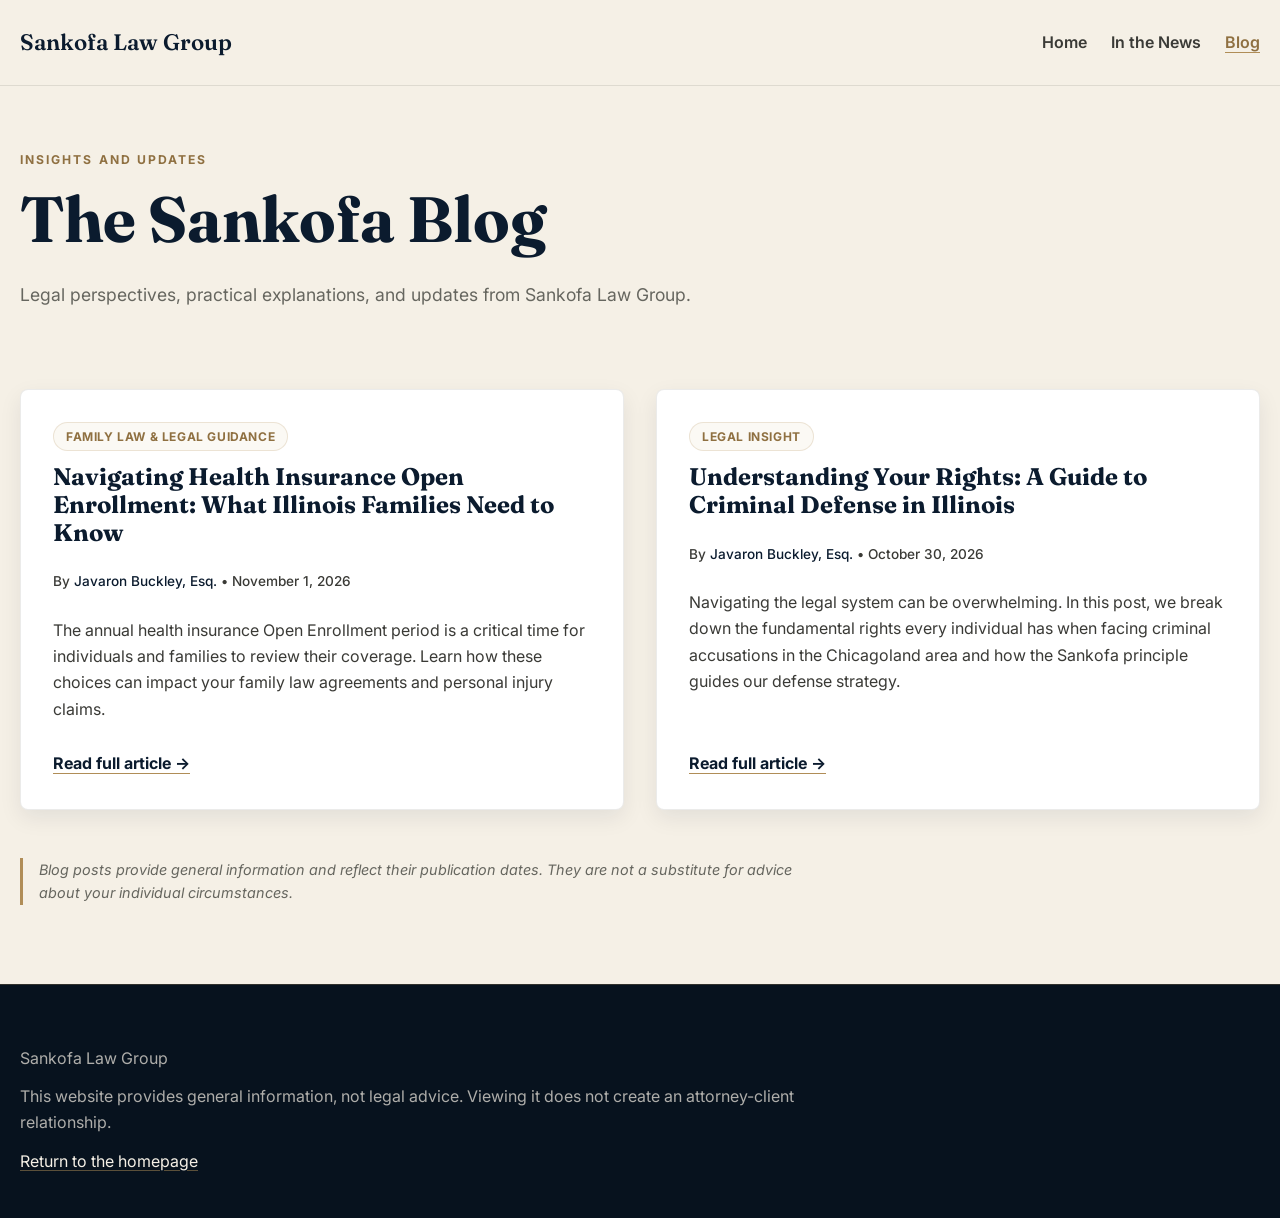
<file: blog.html>
<!doctype html>
<html lang="en">
<head>
  <meta charset="utf-8">
  <meta name="viewport" content="width=device-width, initial-scale=1">

  <title>Blog | Sankofa Law Group</title>

  <meta
    name="description"
    content="Articles, legal perspectives, and firm updates from Sankofa Law Group."
  >

  <link rel="stylesheet" href="editorial.css">
</head>

<body>
  <a class="skip-link" href="#main">Skip to content</a>

  <header class="site-header">
    <div class="container header-inner">
      <a class="brand" href="index.html">Sankofa Law Group</a>

      <nav class="site-nav" aria-label="Main navigation">
        <a href="index.html">Home</a>
        <a href="news.html">In the News</a>
        <a href="blog.html" aria-current="page">Blog</a>
      </nav>
    </div>
  </header>

  <main id="main" class="container">
    <section class="hero" aria-labelledby="page-title">
      <p class="eyebrow">Insights and updates</p>

      <h1 id="page-title">The Sankofa Blog</h1>

      <p class="lead">
        Legal perspectives, practical explanations, and
        updates from Sankofa Law Group.
      </p>
    </section>

    <section class="content-section" aria-label="Blog posts">

      <div class="cards">

        <!-- ADD BLOG CARDS BELOW THIS LINE. NEWEST FIRST. -->
        <article class="card">
          <span class="tag">Family Law & Legal Guidance</span>
          
          <h2>Navigating Health Insurance Open Enrollment: What Illinois Families Need to Know</h2>
          
          <p class="meta">By <a href="javaron-buckley.html">Javaron Buckley, Esq.</a> • November 1, 2026</p>
          
          <p>
            The annual health insurance Open Enrollment period is a critical time for individuals and families to review their coverage. Learn how these choices can impact your family law agreements and personal injury claims.
          </p>
          
          <a class="text-link" href="posts/open-enrollment-guide.html">Read full article →</a>
        </article>
        
        <article class="card">
          <span class="tag">Legal Insight</span>
          
          <h2>Understanding Your Rights: A Guide to Criminal Defense in Illinois</h2>
          
          <p class="meta">By <a href="javaron-buckley.html">Javaron Buckley, Esq.</a> • October 30, 2026</p>
          
          <p>
            Navigating the legal system can be overwhelming. In this post, we break down the fundamental rights every individual has when facing criminal accusations in the Chicagoland area and how the Sankofa principle guides our defense strategy.
          </p>
          
          <a class="text-link" href="posts/criminal-defense-rights.html">Read full article →</a>
        </article>

        <!-- ADD BLOG CARDS ABOVE THIS LINE. -->

      </div>

      <p class="editorial-note">
        Blog posts provide general information and reflect
        their publication dates. They are not a substitute
        for advice about your individual circumstances.
      </p>
    </section>
  </main>

  <footer class="site-footer">
    <div class="container">
      <p>Sankofa Law Group</p>

      <p>
        This website provides general information, not legal advice.
        Viewing it does not create an attorney-client relationship.
      </p>

      <p>
        <a href="index.html">Return to the homepage</a>
      </p>
    </div>
  </footer>
</body>
</html>
</file>
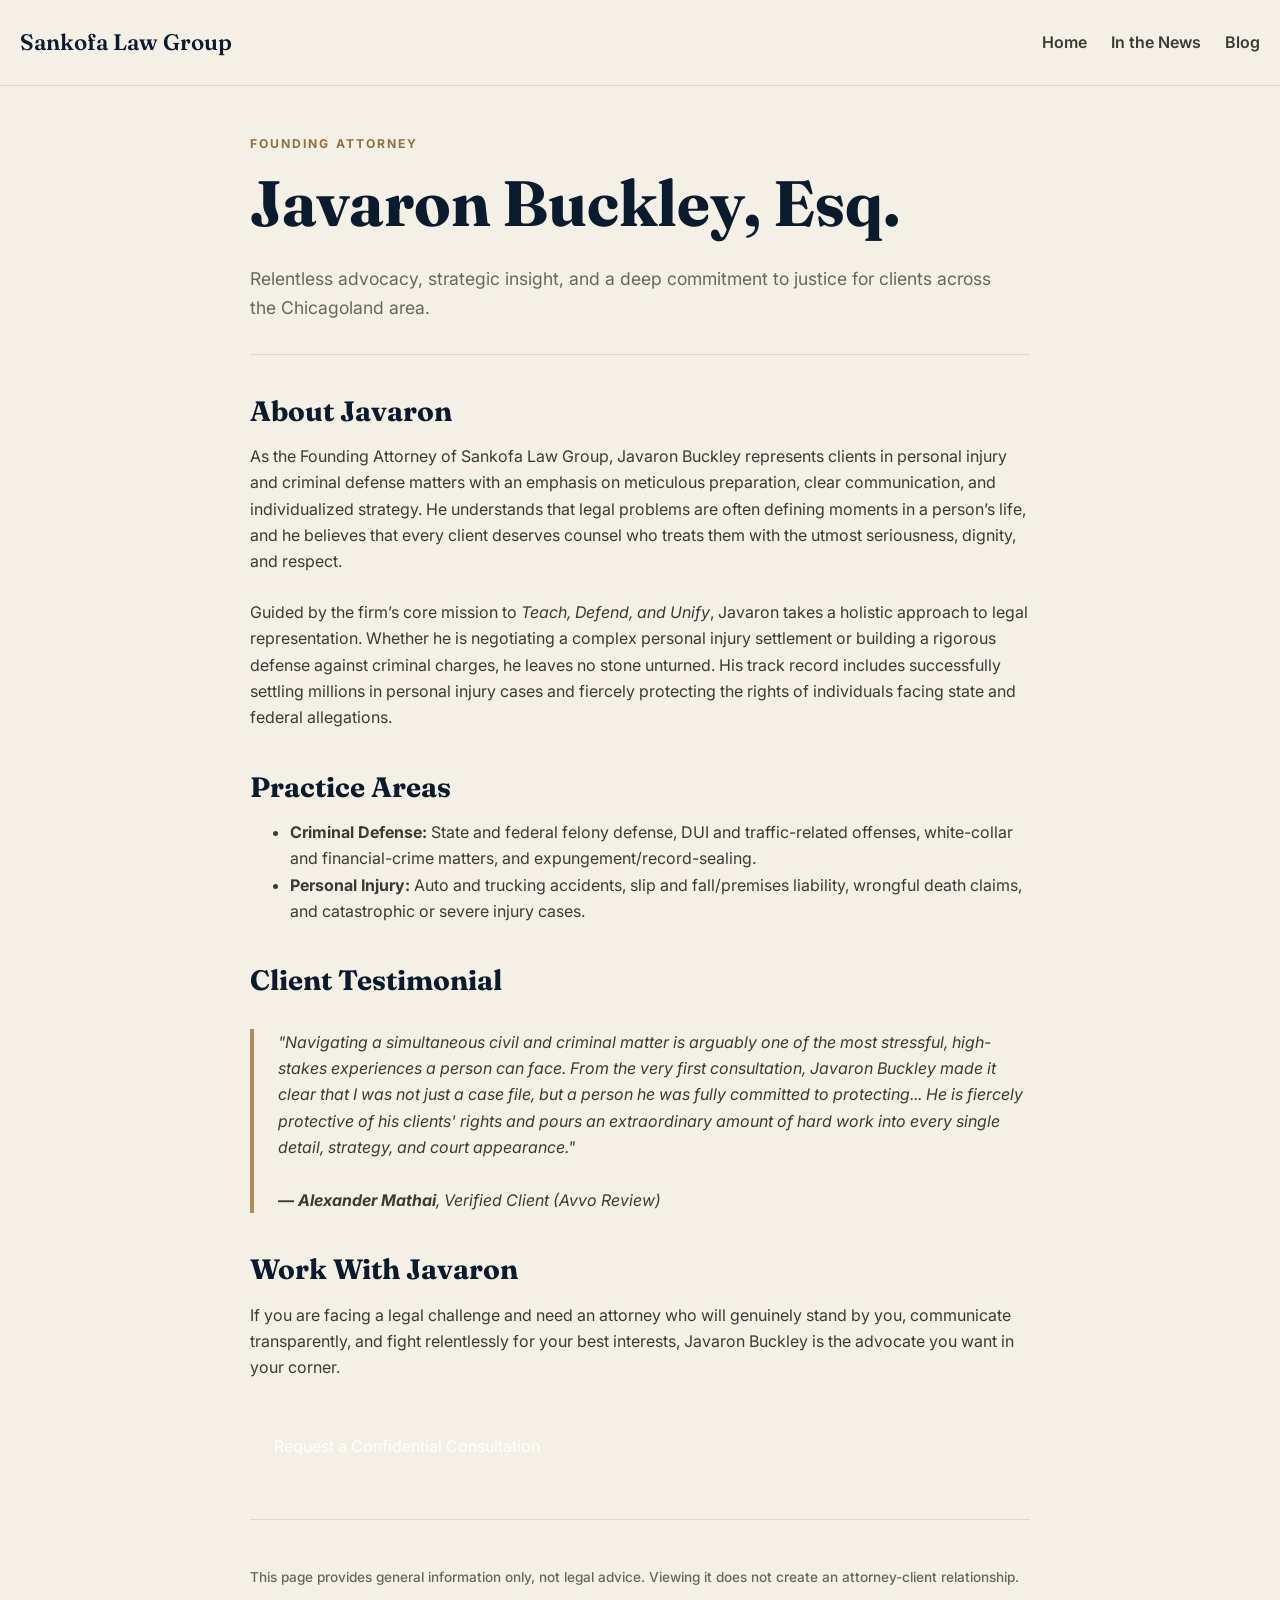
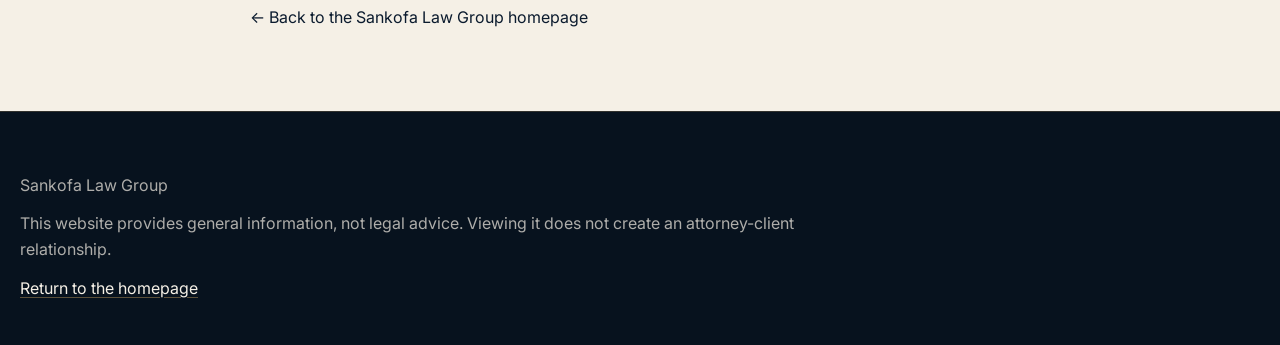
<file: javaron-buckley.html>
<!doctype html>
<html lang="en">
<head>
  <meta charset="utf-8">
  <meta name="viewport" content="width=device-width, initial-scale=1">

  <title>Javaron Buckley, Esq. | Founding Attorney at Sankofa Law Group</title>

  <meta
    name="description"
    content="Javaron Buckley is the Founding Attorney at Sankofa Law Group, providing relentless criminal defense and personal injury representation across the Chicagoland area."
  >
  <meta name="author" content="Javaron Buckley">

  <link rel="stylesheet" href="editorial.css">
</head>

<body>
  <a class="skip-link" href="#main">Skip to content</a>

  <header class="site-header">
    <div class="container header-inner">
      <a class="brand" href="index.html">Sankofa Law Group</a>

      <nav class="site-nav" aria-label="Main navigation">
        <a href="index.html">Home</a>
        <a href="news.html">In the News</a>
        <a href="blog.html">Blog</a>
      </nav>
    </div>
  </header>

  <main id="main" class="container">
    <article class="post">

      <header class="post-header">
        <p class="eyebrow">Founding Attorney</p>
        <h1>Javaron Buckley, Esq.</h1>
        <p class="lead">
          Relentless advocacy, strategic insight, and a deep commitment to justice for clients across the Chicagoland area.
        </p>
      </header>

      <div class="post-body">

        <h2>About Javaron</h2>
        <p>
          As the Founding Attorney of Sankofa Law Group, Javaron Buckley represents clients in personal injury and criminal defense matters with an emphasis on meticulous preparation, clear communication, and individualized strategy. He understands that legal problems are often defining moments in a person’s life, and he believes that every client deserves counsel who treats them with the utmost seriousness, dignity, and respect.
        </p>
        <p>
          Guided by the firm’s core mission to <em>Teach, Defend, and Unify</em>, Javaron takes a holistic approach to legal representation. Whether he is negotiating a complex personal injury settlement or building a rigorous defense against criminal charges, he leaves no stone unturned. His track record includes successfully settling millions in personal injury cases and fiercely protecting the rights of individuals facing state and federal allegations.
        </p>

        <h2>Practice Areas</h2>
        <ul>
          <li><strong>Criminal Defense:</strong> State and federal felony defense, DUI and traffic-related offenses, white-collar and financial-crime matters, and expungement/record-sealing.</li>
          <li><strong>Personal Injury:</strong> Auto and trucking accidents, slip and fall/premises liability, wrongful death claims, and catastrophic or severe injury cases.</li>
        </ul>

        <h2>Client Testimonial</h2>
        <blockquote style="border-left: 4px solid var(--brass-500); padding-left: 1.5rem; font-style: italic; color: var(--charcoal-700); margin: 2rem 0;">
          "Navigating a simultaneous civil and criminal matter is arguably one of the most stressful, high-stakes experiences a person can face. From the very first consultation, Javaron Buckley made it clear that I was not just a case file, but a person he was fully committed to protecting... He is fiercely protective of his clients' rights and pours an extraordinary amount of hard work into every single detail, strategy, and court appearance."
          <br><br>
          <strong>— Alexander Mathai</strong>, <em>Verified Client (Avvo Review)</em>
        </blockquote>

        <h2>Work With Javaron</h2>
        <p>
          If you are facing a legal challenge and need an attorney who will genuinely stand by you, communicate transparently, and fight relentlessly for your best interests, Javaron Buckley is the advocate you want in your corner. 
        </p>
        <p>
          <a href="index.html#contact" class="btn btn--navy" style="display: inline-block; padding: 0.75rem 1.5rem; color: white; text-decoration: none; border-radius: 4px; margin-top: 1rem;">Request a Confidential Consultation</a>
        </p>

      </div>

      <footer class="post-footer">
        <p class="meta">
          This page provides general information only, not legal advice. Viewing it does not create an attorney-client relationship.
        </p>
        <p>
          <a href="index.html">← Back to the Sankofa Law Group homepage</a>
        </p>
      </footer>

    </article>
  </main>

  <footer class="site-footer">
    <div class="container">
      <p>Sankofa Law Group</p>
      <p>
        This website provides general information, not legal advice.
        Viewing it does not create an attorney-client relationship.
      </p>
      <p>
        <a href="index.html">Return to the homepage</a>
      </p>
    </div>
  </footer>
</body>
</html>
</file>
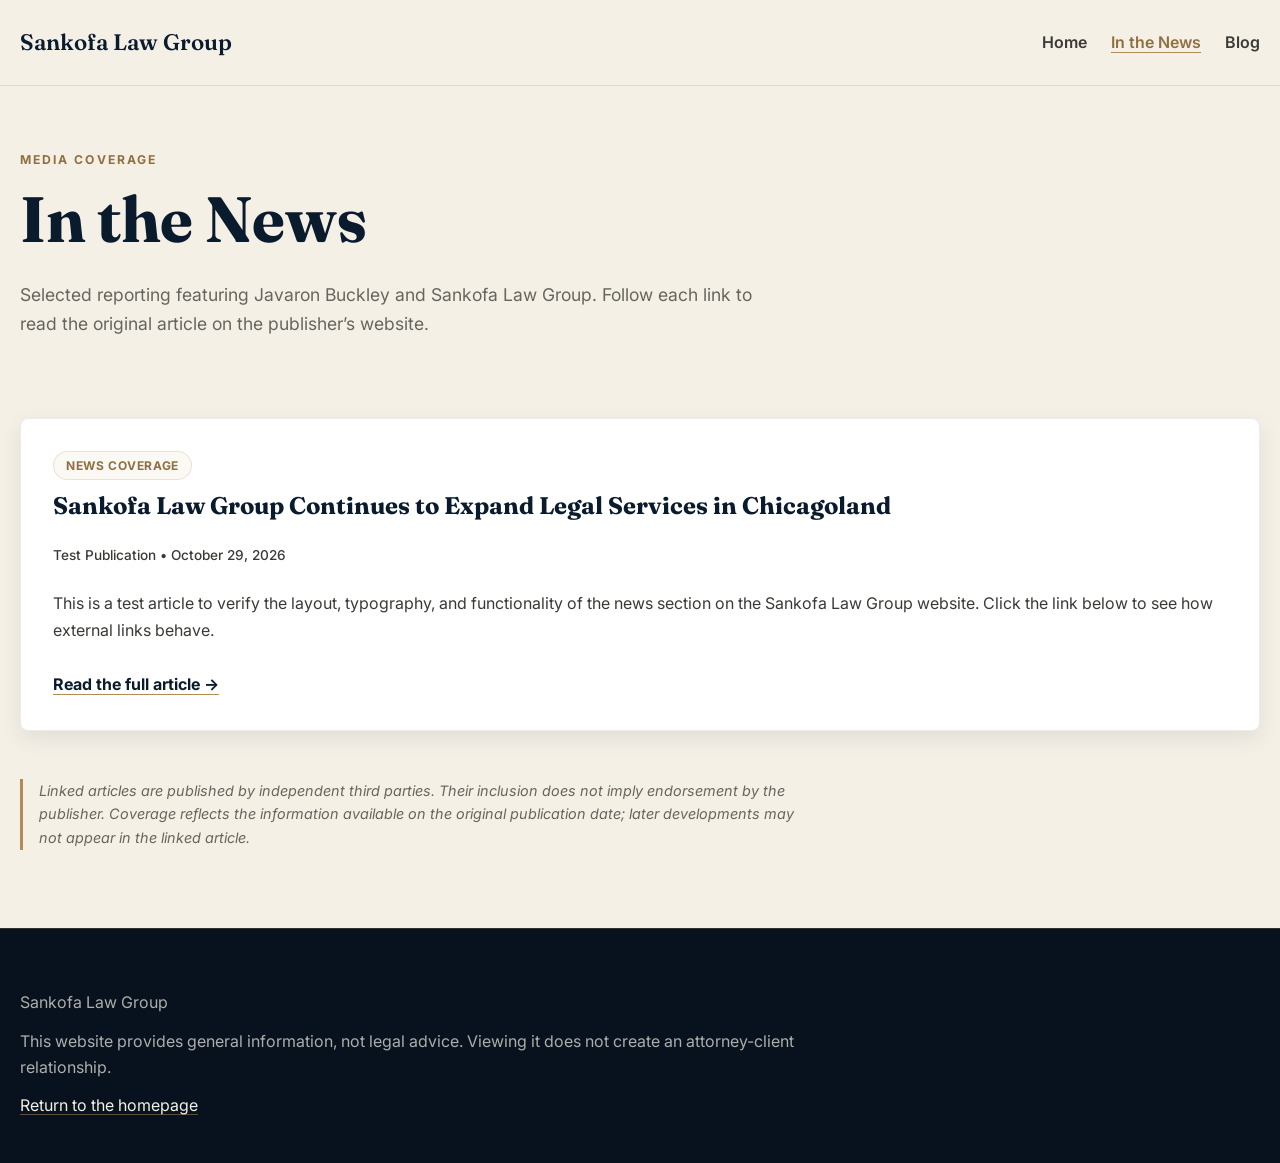
<file: news.html>
<!doctype html>
<html lang="en">
<head>
  <meta charset="utf-8">
  <meta name="viewport" content="width=device-width, initial-scale=1">

  <title>In the News | Sankofa Law Group</title>

  <meta
    name="description"
    content="Selected news coverage featuring Javaron Buckley and Sankofa Law Group."
  >

  <link rel="stylesheet" href="editorial.css">
</head>

<body>
  <a class="skip-link" href="#main">Skip to content</a>

  <header class="site-header">
    <div class="container header-inner">
      <a class="brand" href="index.html">Sankofa Law Group</a>

      <nav class="site-nav" aria-label="Main navigation">
        <a href="index.html">Home</a>
        <a href="news.html" aria-current="page">In the News</a>
        <a href="blog.html">Blog</a>
      </nav>
    </div>
  </header>

  <main id="main" class="container">
    <section class="hero" aria-labelledby="page-title">
      <p class="eyebrow">Media coverage</p>

      <h1 id="page-title">In the News</h1>

      <p class="lead">
        Selected reporting featuring Javaron Buckley and
        Sankofa Law Group. Follow each link to read the
        original article on the publisher’s website.
      </p>
    </section>

    <section class="content-section" aria-label="News articles">

      <!--
        FIRST ARTICLE:
        Delete the empty-state div below when you add your
        first news card.
      -->

      
      <div class="cards">

        <!-- ADD NEWS CARDS BELOW THIS LINE. NEWEST FIRST. -->
<article class="card">
  <span class="tag">News Coverage</span>
  
  <h2>Sankofa Law Group Continues to Expand Legal Services in Chicagoland</h2>
  
  <p class="meta">Test Publication • October 29, 2026</p>
  
  <p>
    This is a test article to verify the layout, typography, and functionality of the news section on the Sankofa Law Group website. Click the link below to see how external links behave.
  </p>
  
  <a class="text-link" href="https://www.google.com" target="_blank" rel="noopener noreferrer">
    Read the full article →
  </a>
</article>

        <!-- ADD NEWS CARDS ABOVE THIS LINE. -->

      </div>

      <p class="editorial-note">
        Linked articles are published by independent third parties.
        Their inclusion does not imply endorsement by the publisher.
        Coverage reflects the information available on the original
        publication date; later developments may not appear in
        the linked article.
      </p>
    </section>
  </main>

  <footer class="site-footer">
    <div class="container">
      <p>Sankofa Law Group</p>

      <p>
        This website provides general information, not legal advice.
        Viewing it does not create an attorney-client relationship.
      </p>

      <p>
        <a href="index.html">Return to the homepage</a>
      </p>
    </div>
  </footer>
</body>
</html>
</file>
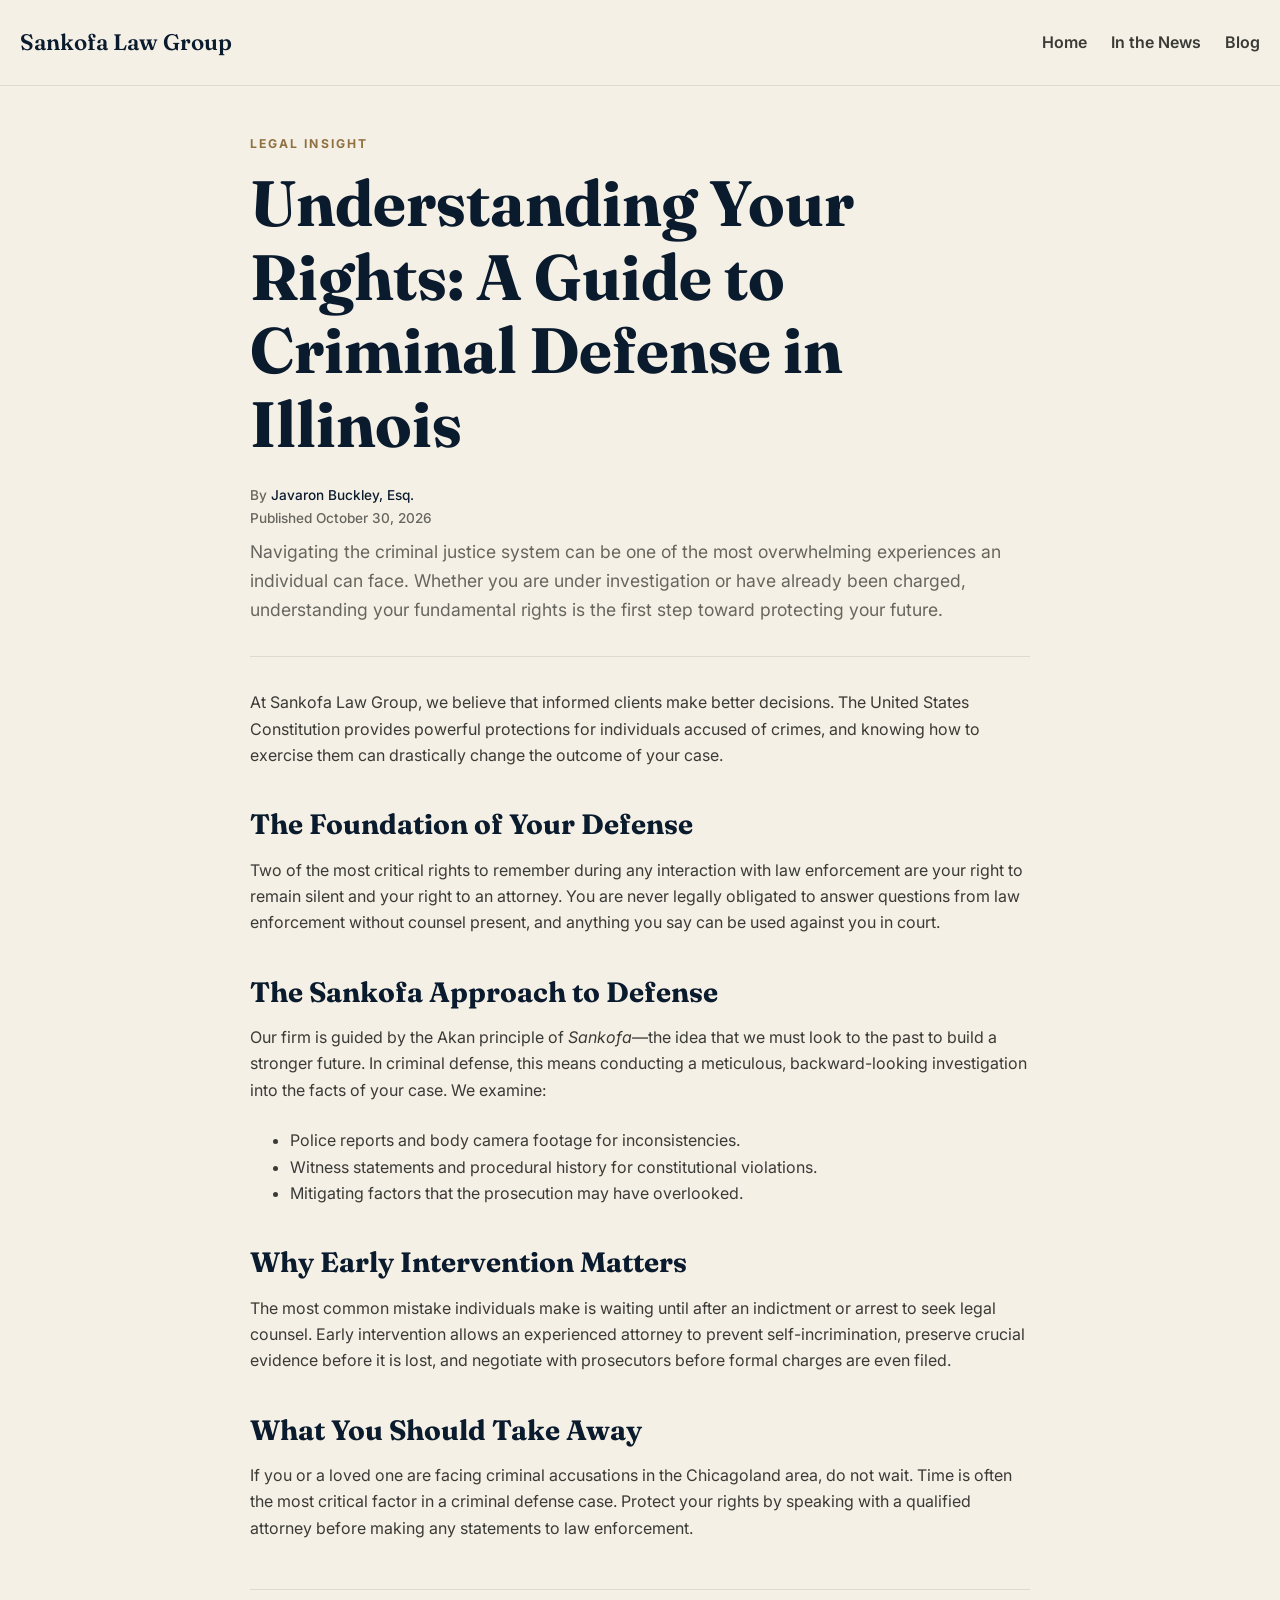
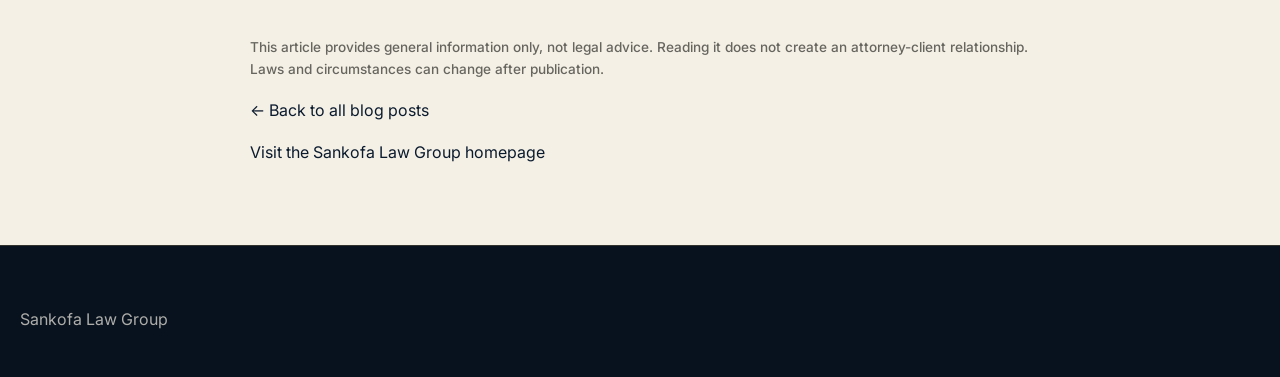
<file: posts/criminal-defense-rights.html>
<!doctype html>
<html lang="en">
<head>
  <meta charset="utf-8">
  <meta name="viewport" content="width=device-width, initial-scale=1">

  <title>Understanding Your Rights: A Guide to Criminal Defense in Illinois | Sankofa Law Group</title>

  <meta
    name="description"
    content="Navigating the legal system can be overwhelming. Learn about your fundamental rights when facing criminal accusations in Illinois and how early intervention makes a difference."
  >

  <link rel="stylesheet" href="../editorial.css">
</head>

<body>
  <a class="skip-link" href="#main">Skip to content</a>

  <header class="site-header">
    <div class="container header-inner">
      <a class="brand" href="../index.html">Sankofa Law Group</a>

      <nav class="site-nav" aria-label="Main navigation">
        <a href="../index.html">Home</a>
        <a href="../news.html">In the News</a>
        <a href="../blog.html">Blog</a>
      </nav>
    </div>
  </header>

  <main id="main" class="container">
    <article class="post">

      <header class="post-header">
        <p class="eyebrow">Legal Insight</p>

        <h1>Understanding Your Rights: A Guide to Criminal Defense in Illinois</h1>

        <p class="meta">
          By <a href="../javaron-buckley.html">Javaron Buckley, Esq.</a>
          <br>
          Published
          <time datetime="2026-10-30">October 30, 2026</time>
        </p>

        <p class="lead">
          Navigating the criminal justice system can be one of the most overwhelming experiences an individual can face. Whether you are under investigation or have already been charged, understanding your fundamental rights is the first step toward protecting your future.
        </p>
      </header>

      <div class="post-body">

        <p>
          At Sankofa Law Group, we believe that informed clients make better decisions. The United States Constitution provides powerful protections for individuals accused of crimes, and knowing how to exercise them can drastically change the outcome of your case.
        </p>

        <h2>The Foundation of Your Defense</h2>

        <p>
          Two of the most critical rights to remember during any interaction with law enforcement are your right to remain silent and your right to an attorney. You are never legally obligated to answer questions from law enforcement without counsel present, and anything you say can be used against you in court.
        </p>

        <h2>The Sankofa Approach to Defense</h2>

        <p>
          Our firm is guided by the Akan principle of <em>Sankofa</em>—the idea that we must look to the past to build a stronger future. In criminal defense, this means conducting a meticulous, backward-looking investigation into the facts of your case. We examine:
        </p>

        <ul>
          <li>Police reports and body camera footage for inconsistencies.</li>
          <li>Witness statements and procedural history for constitutional violations.</li>
          <li>Mitigating factors that the prosecution may have overlooked.</li>
        </ul>

        <h2>Why Early Intervention Matters</h2>

        <p>
          The most common mistake individuals make is waiting until after an indictment or arrest to seek legal counsel. Early intervention allows an experienced attorney to prevent self-incrimination, preserve crucial evidence before it is lost, and negotiate with prosecutors before formal charges are even filed.
        </p>

        <h2>What You Should Take Away</h2>

        <p>
          If you or a loved one are facing criminal accusations in the Chicagoland area, do not wait. Time is often the most critical factor in a criminal defense case. Protect your rights by speaking with a qualified attorney before making any statements to law enforcement.
        </p>

      </div>

      <footer class="post-footer">
        <p class="meta">
          This article provides general information only,
          not legal advice. Reading it does not create an
          attorney-client relationship. Laws and circumstances
          can change after publication.
        </p>

        <p>
          <a href="../blog.html">← Back to all blog posts</a>
        </p>

        <p>
          <a href="../index.html">
            Visit the Sankofa Law Group homepage
          </a>
        </p>
      </footer>

    </article>
  </main>

  <footer class="site-footer">
    <div class="container">
      <p>Sankofa Law Group</p>
    </div>
  </footer>
</body>
</html>
</file>
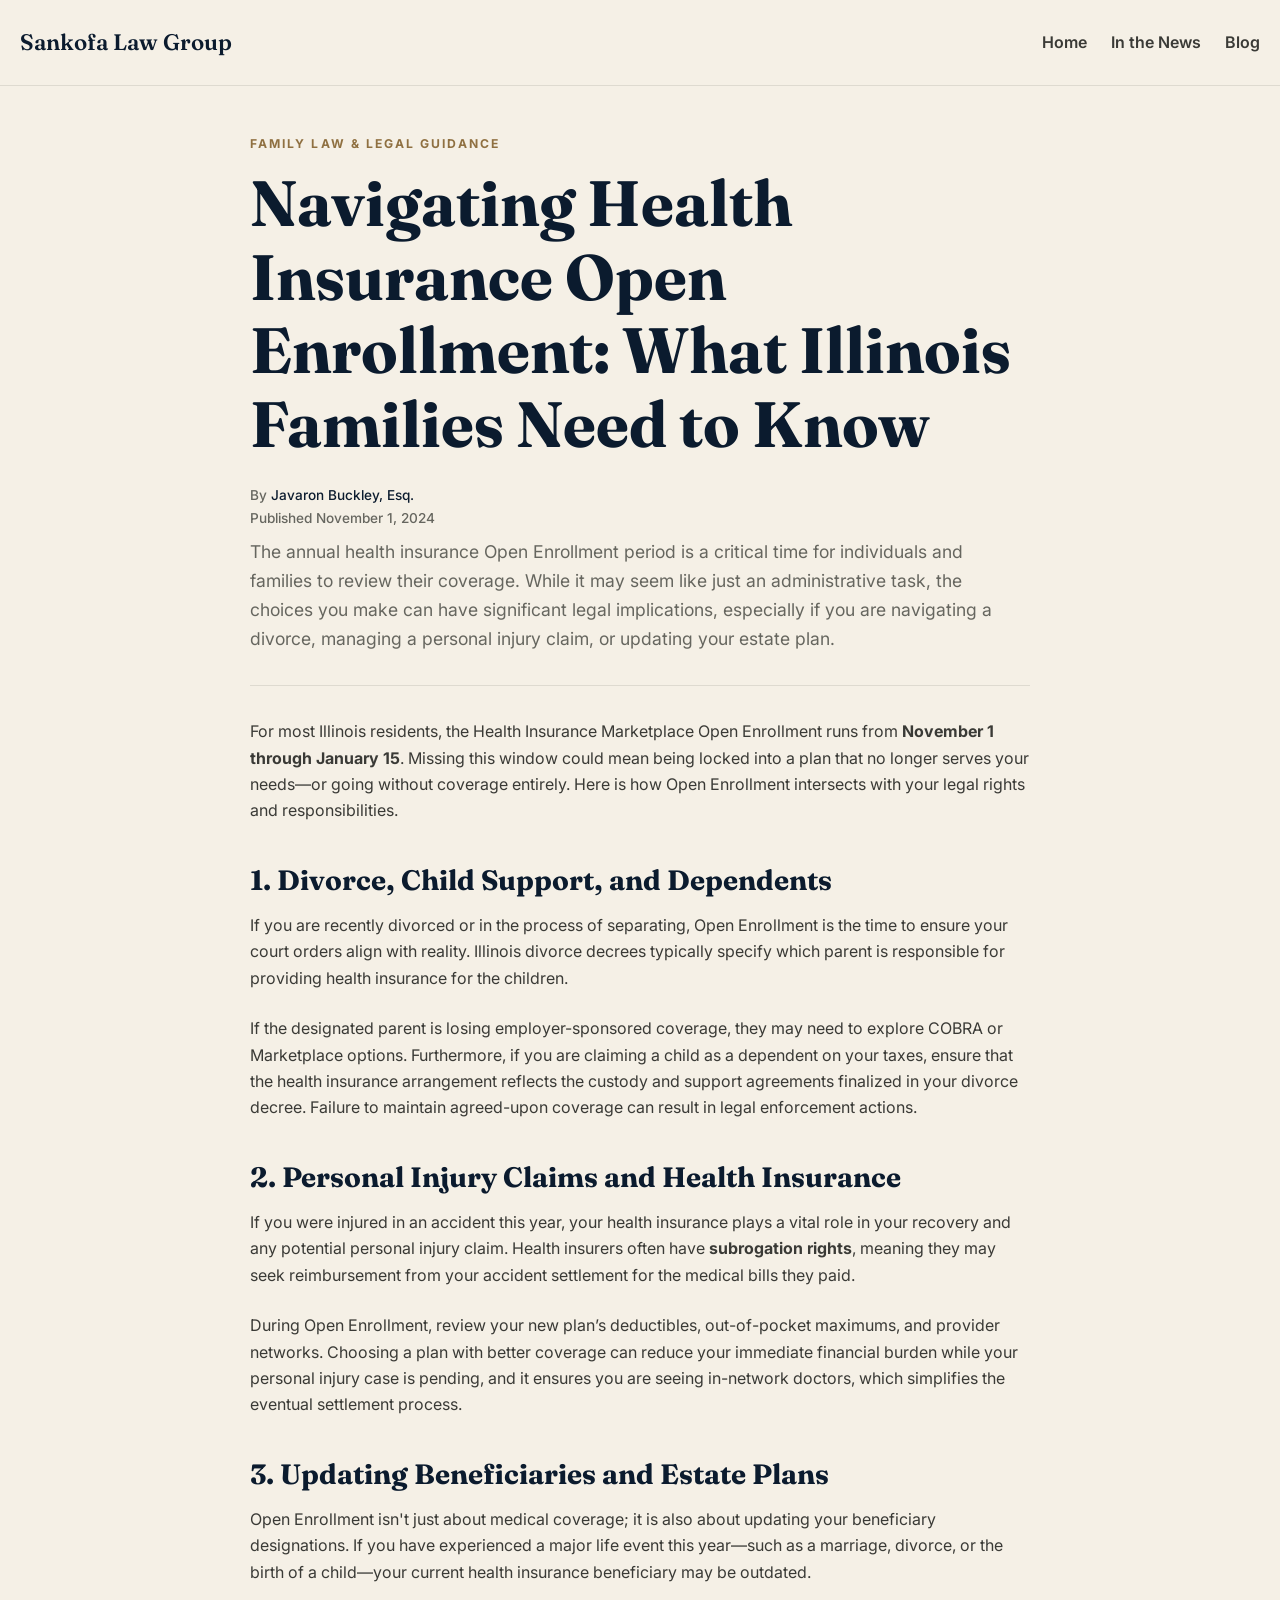
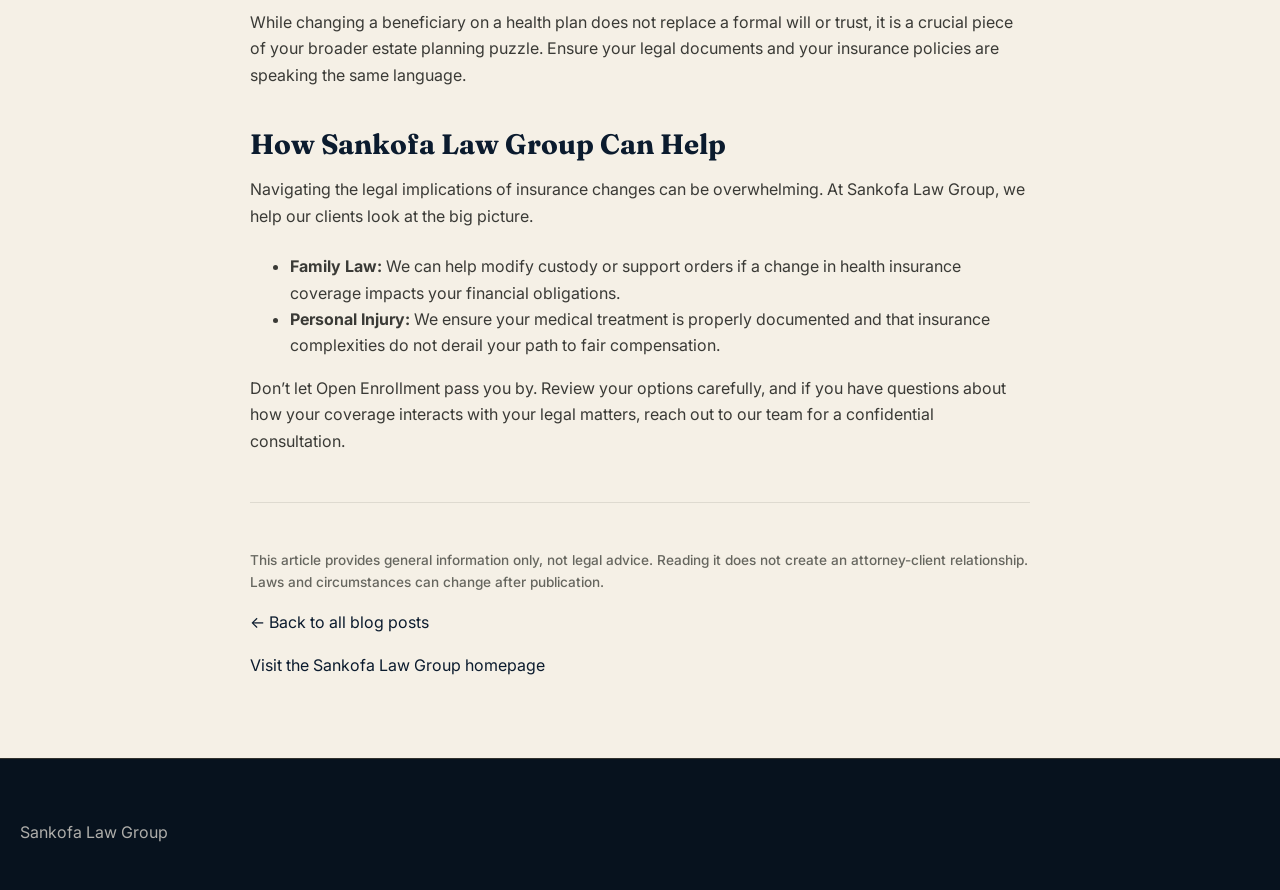
<file: posts/open-enrollment-guide.html>
<!doctype html>
<html lang="en">
<head>
  <meta charset="utf-8">
  <meta name="viewport" content="width=device-width, initial-scale=1">

  <title>Navigating Health Insurance Open Enrollment: What Illinois Families Need to Know | Sankofa Law Group</title>

  <meta
    name="description"
    content="Open enrollment is here. Learn how changes to your health insurance can impact your family law agreements, personal injury claims, and overall legal planning in Illinois."
  >

  <link rel="stylesheet" href="../editorial.css">
</head>

<body>
  <a class="skip-link" href="#main">Skip to content</a>

  <header class="site-header">
    <div class="container header-inner">
      <a class="brand" href="../index.html">Sankofa Law Group</a>

      <nav class="site-nav" aria-label="Main navigation">
        <a href="../index.html">Home</a>
        <a href="../news.html">In the News</a>
        <a href="../blog.html">Blog</a>
      </nav>
    </div>
  </header>

  <main id="main" class="container">
    <article class="post">

      <header class="post-header">
        <p class="eyebrow">Family Law & Legal Guidance</p>

        <h1>Navigating Health Insurance Open Enrollment: What Illinois Families Need to Know</h1>

        <p class="meta">
          By <a href="../javaron-buckley.html">Javaron Buckley, Esq.</a>
          <br>
          Published
          <time datetime="2024-11-01">November 1, 2024</time>
        </p>

        <p class="lead">
          The annual health insurance Open Enrollment period is a critical time for individuals and families to review their coverage. While it may seem like just an administrative task, the choices you make can have significant legal implications, especially if you are navigating a divorce, managing a personal injury claim, or updating your estate plan.
        </p>
      </header>

      <div class="post-body">

        <p>
          For most Illinois residents, the Health Insurance Marketplace Open Enrollment runs from <strong>November 1 through January 15</strong>. Missing this window could mean being locked into a plan that no longer serves your needs—or going without coverage entirely. Here is how Open Enrollment intersects with your legal rights and responsibilities.
        </p>

        <h2>1. Divorce, Child Support, and Dependents</h2>
        <p>
          If you are recently divorced or in the process of separating, Open Enrollment is the time to ensure your court orders align with reality. Illinois divorce decrees typically specify which parent is responsible for providing health insurance for the children. 
        </p>
        <p>
          If the designated parent is losing employer-sponsored coverage, they may need to explore COBRA or Marketplace options. Furthermore, if you are claiming a child as a dependent on your taxes, ensure that the health insurance arrangement reflects the custody and support agreements finalized in your divorce decree. Failure to maintain agreed-upon coverage can result in legal enforcement actions.
        </p>

        <h2>2. Personal Injury Claims and Health Insurance</h2>
        <p>
          If you were injured in an accident this year, your health insurance plays a vital role in your recovery and any potential personal injury claim. Health insurers often have <strong>subrogation rights</strong>, meaning they may seek reimbursement from your accident settlement for the medical bills they paid.
        </p>
        <p>
          During Open Enrollment, review your new plan’s deductibles, out-of-pocket maximums, and provider networks. Choosing a plan with better coverage can reduce your immediate financial burden while your personal injury case is pending, and it ensures you are seeing in-network doctors, which simplifies the eventual settlement process.
        </p>

        <h2>3. Updating Beneficiaries and Estate Plans</h2>
        <p>
          Open Enrollment isn't just about medical coverage; it is also about updating your beneficiary designations. If you have experienced a major life event this year—such as a marriage, divorce, or the birth of a child—your current health insurance beneficiary may be outdated. 
        </p>
        <p>
          While changing a beneficiary on a health plan does not replace a formal will or trust, it is a crucial piece of your broader estate planning puzzle. Ensure your legal documents and your insurance policies are speaking the same language.
        </p>

        <h2>How Sankofa Law Group Can Help</h2>
        <p>
          Navigating the legal implications of insurance changes can be overwhelming. At Sankofa Law Group, we help our clients look at the big picture. 
        </p>
        <ul>
          <li><strong>Family Law:</strong> We can help modify custody or support orders if a change in health insurance coverage impacts your financial obligations.</li>
          <li><strong>Personal Injury:</strong> We ensure your medical treatment is properly documented and that insurance complexities do not derail your path to fair compensation.</li>
        </ul>

        <p>
          Don’t let Open Enrollment pass you by. Review your options carefully, and if you have questions about how your coverage interacts with your legal matters, reach out to our team for a confidential consultation.
        </p>

      </div>

      <footer class="post-footer">
        <p class="meta">
          This article provides general information only, not legal advice. Reading it does not create an attorney-client relationship. Laws and circumstances can change after publication.
        </p>

        <p>
          <a href="../blog.html">← Back to all blog posts</a>
        </p>

        <p>
          <a href="../index.html">
            Visit the Sankofa Law Group homepage
          </a>
        </p>
      </footer>

    </article>
  </main>

  <footer class="site-footer">
    <div class="container">
      <p>Sankofa Law Group</p>
    </div>
  </footer>
</body>
</html>
</file>
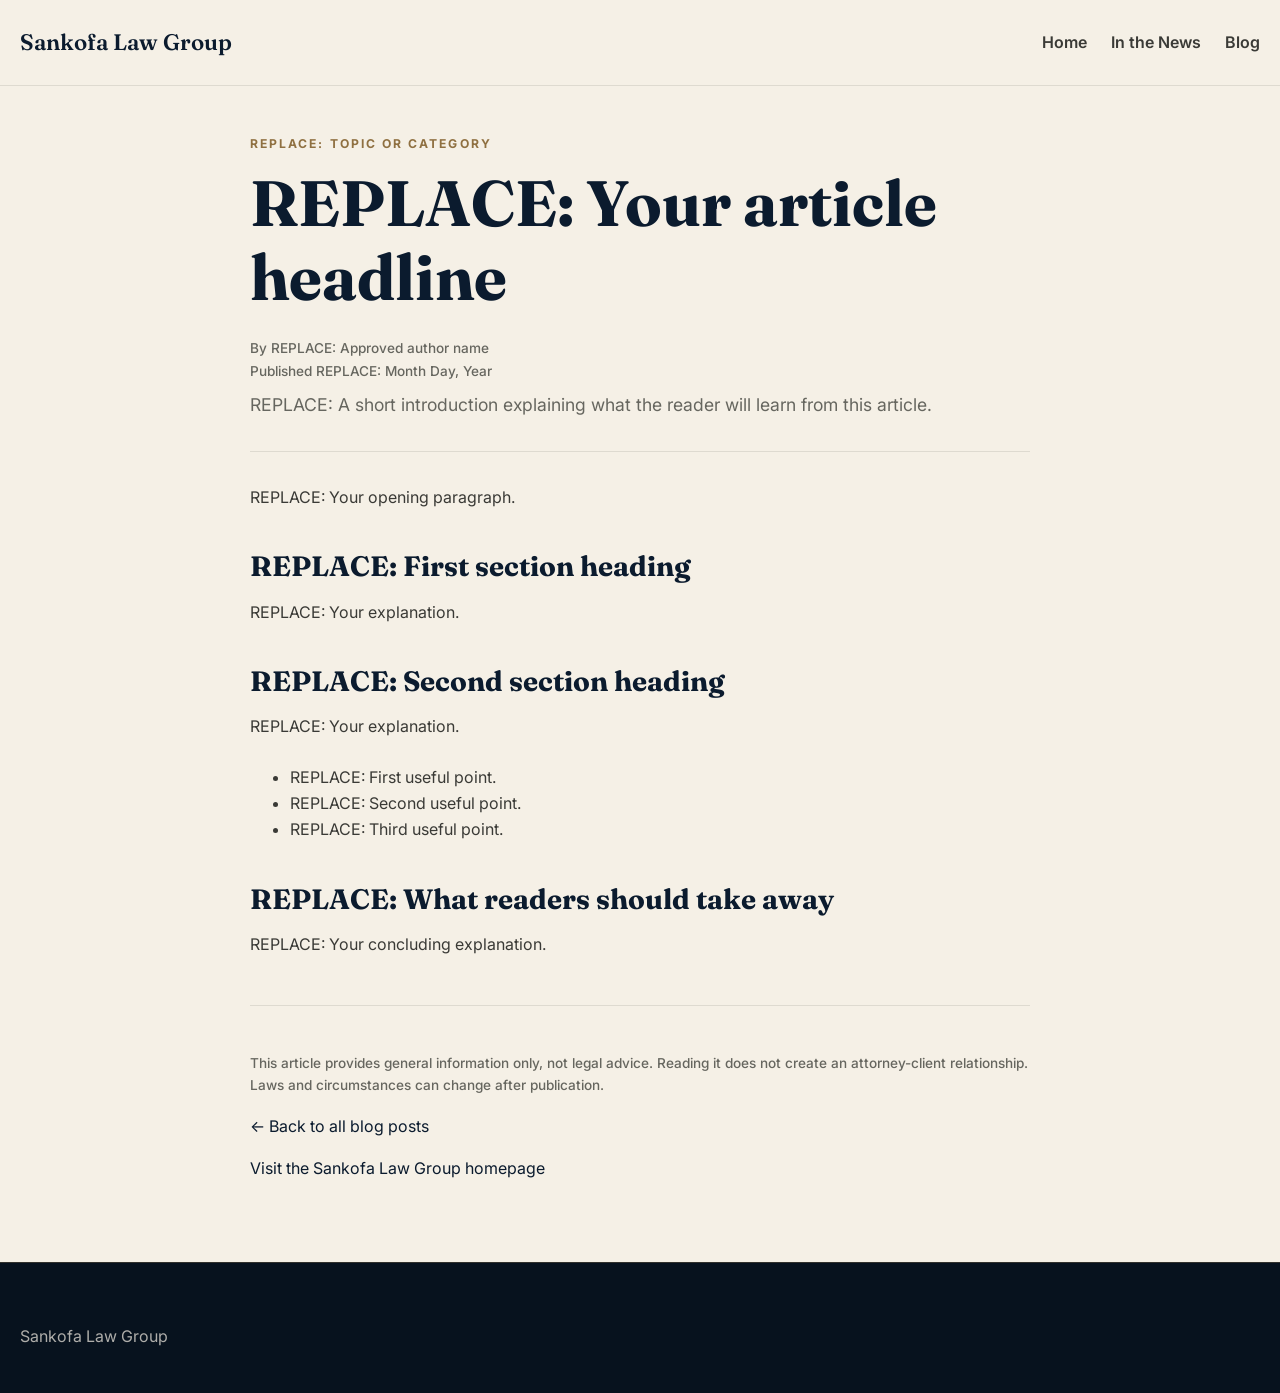
<file: posts/post-template.html>
<!doctype html>
<html lang="en">
<head>
  <meta charset="utf-8">
  <meta name="viewport" content="width=device-width, initial-scale=1">

  <!-- TEMPLATE ONLY: REMOVE THE NEXT LINE IN A FINISHED POST. -->
  <meta name="robots" content="noindex">

  <title>REPLACE: Post Title | Sankofa Law Group</title>

  <meta
    name="description"
    content="REPLACE: A short, accurate description of this article."
  >

  <link rel="stylesheet" href="../editorial.css">
</head>

<body>
  <a class="skip-link" href="#main">Skip to content</a>

  <header class="site-header">
    <div class="container header-inner">
      <a class="brand" href="../index.html">Sankofa Law Group</a>

      <nav class="site-nav" aria-label="Main navigation">
        <a href="../index.html">Home</a>
        <a href="../news.html">In the News</a>
        <a href="../blog.html">Blog</a>
      </nav>
    </div>
  </header>

  <main id="main" class="container">
    <article class="post">

      <header class="post-header">
        <p class="eyebrow">REPLACE: Topic or category</p>

        <h1>REPLACE: Your article headline</h1>

        <p class="meta">
          By REPLACE: Approved author name
          <br>
          Published
          <time datetime="YYYY-MM-DD">REPLACE: Month Day, Year</time>
        </p>

        <p class="lead">
          REPLACE: A short introduction explaining what the
          reader will learn from this article.
        </p>
      </header>

      <div class="post-body">

        <p>
          REPLACE: Your opening paragraph.
        </p>

        <h2>REPLACE: First section heading</h2>

        <p>
          REPLACE: Your explanation.
        </p>

        <h2>REPLACE: Second section heading</h2>

        <p>
          REPLACE: Your explanation.
        </p>

        <ul>
          <li>REPLACE: First useful point.</li>
          <li>REPLACE: Second useful point.</li>
          <li>REPLACE: Third useful point.</li>
        </ul>

        <h2>REPLACE: What readers should take away</h2>

        <p>
          REPLACE: Your concluding explanation.
        </p>

        <!--
          OPTIONAL SOURCE LINK:
          Replace the URL and link text before using.

          <p>
            Source:
            <a href="https://example.com">
              Descriptive source title
            </a>
          </p>
        -->

      </div>

      <footer class="post-footer">
        <p class="meta">
          This article provides general information only,
          not legal advice. Reading it does not create an
          attorney-client relationship. Laws and circumstances
          can change after publication.
        </p>

        <p>
          <a href="../blog.html">← Back to all blog posts</a>
        </p>

        <p>
          <a href="../index.html">
            Visit the Sankofa Law Group homepage
          </a>
        </p>
      </footer>

    </article>
  </main>

  <footer class="site-footer">
    <div class="container">
      <p>Sankofa Law Group</p>
    </div>
  </footer>
</body>
</html>
</file>
<file: editorial.css>
/* editorial.css - Updated to match Sankofa Law Group Homepage */
@import url('https://fonts.googleapis.com/css2?family=Fraunces:ital,opsz,wght@0,9..144,300..700;1,9..144,300..400&family=Inter:wght@300;400;500;600;700&display=swap');

:root {
  /* Sankofa Brand Colors */
  --navy-950: #07121e;
  --navy-900: #0b1b2e;
  --navy-800: #162b44;
  --parchment-50: #fbf9f4;
  --parchment-100: #f5f0e6;
  --parchment-200: #ebe5da;
  --brass-500: #b08d57;
  --brass-600: #8f7041;
  --charcoal-900: #252522;
  --charcoal-700: #3a3a36;
  --charcoal-500: #66665f;
  --white: #ffffff;

  /* Shared Effects */
  --shadow-sm: 0 8px 22px rgba(11, 27, 46, 0.08);
  --shadow-md: 0 18px 42px rgba(11, 27, 46, 0.14);
  --radius-md: 8px;
  --content-width: 1280px;
  --transition: 180ms ease;
}

* {
  box-sizing: border-box;
}

html {
  scroll-behavior: smooth;
}

body {
  margin: 0;
  background: var(--parchment-100);
  color: var(--charcoal-700);
  font-family: "Inter", Arial, sans-serif;
  font-size: 16px;
  line-height: 1.65;
  -webkit-font-smoothing: antialiased;
}

a {
  color: var(--navy-900);
  text-decoration: none;
  transition: color var(--transition);
}

a:hover {
  color: var(--brass-600);
}

a:focus-visible {
  outline: 3px solid var(--brass-500);
  outline-offset: 4px;
}

.container {
  width: min(var(--content-width), calc(100% - 2.5rem));
  margin-inline: auto;
}

.skip-link {
  position: absolute;
  top: -100px;
  left: 16px;
  z-index: 1000;
  padding: 0.7rem 1rem;
  background: var(--white);
  color: var(--navy-900);
  font-weight: 700;
}

.skip-link:focus {
  top: 12px;
}

/* Header */
.site-header {
  background: rgba(245, 240, 230, 0.97);
  border-bottom: 1px solid rgba(58, 58, 54, 0.12);
  backdrop-filter: blur(10px);
  position: sticky;
  top: 0;
  z-index: 100;
}

.header-inner {
  display: flex;
  justify-content: space-between;
  align-items: center;
  gap: 20px;
  padding-block: 1.5rem;
  flex-wrap: wrap;
}

.brand {
  color: var(--navy-900);
  font-family: "Fraunces", Georgia, serif;
  font-size: 1.4rem;
  font-weight: 600;
  text-decoration: none;
}

.site-nav {
  display: flex;
  flex-wrap: wrap;
  gap: 1.5rem;
}

.site-nav a {
  font-weight: 600;
  color: var(--charcoal-700);
  text-decoration: none;
}

.site-nav a:hover,
.site-nav a[aria-current="page"] {
  color: var(--brass-600);
}

.site-nav a[aria-current="page"] {
  text-decoration: underline;
  text-decoration-color: var(--brass-500);
  text-underline-offset: 4px;
}

/* Hero Section */
.hero {
  padding-block: 4rem 2rem;
}

.eyebrow {
  margin: 0 0 0.75rem;
  color: var(--brass-600);
  font-size: 0.76rem;
  font-weight: 700;
  letter-spacing: 0.17em;
  text-transform: uppercase;
}

h1, h2, h3 {
  color: var(--navy-900);
  font-family: "Fraunces", Georgia, serif;
  line-height: 1.15;
  margin-top: 0;
}

h1 {
  max-width: 900px;
  margin-bottom: 1.5rem;
  font-size: clamp(2.5rem, 6vw, 4rem);
}

h2 {
  font-size: 1.5rem;
  margin-bottom: 0.5rem;
}

.lead {
  max-width: 760px;
  margin: 0;
  color: var(--charcoal-500);
  font-size: 1.1rem;
}

/* Content Section & Cards */
.content-section {
  padding-block: 1rem 4rem;
}

.cards {
  display: grid;
  grid-template-columns: repeat(auto-fit, minmax(320px, 1fr));
  gap: 2rem;
  margin-top: 2rem;
}

.card {
  padding: 2rem;
  border: 1px solid rgba(58, 58, 54, 0.1);
  border-radius: var(--radius-md);
  background: var(--white);
  box-shadow: var(--shadow-sm);
  transition: transform var(--transition), box-shadow var(--transition);
  display: flex;
  flex-direction: column;
}

.card:hover {
  transform: translateY(-4px);
  box-shadow: var(--shadow-md);
}

.card h2 {
  margin-top: 0.75rem;
  margin-bottom: 0.75rem;
}

.card p {
  margin-block: 0.75rem;
  color: var(--charcoal-700);
}

.meta {
  color: var(--charcoal-500);
  font-size: 0.85rem;
  font-weight: 500;
  margin-bottom: 0.5rem;
}

.tag {
  display: inline-block;
  padding: 4px 12px;
  border-radius: 999px;
  background: var(--parchment-50);
  color: var(--brass-600);
  font-size: 0.75rem;
  font-weight: 700;
  text-transform: uppercase;
  letter-spacing: 0.05em;
  border: 1px solid rgba(176, 141, 87, 0.2);
  width: fit-content;
}

.text-link {
  display: inline-flex;
  align-items: center;
  margin-top: auto;
  padding-top: 1rem;
  font-weight: 700;
  color: var(--navy-900);
  text-decoration: underline;
  text-decoration-color: var(--brass-500);
  text-underline-offset: 4px;
}

.text-link:hover {
  color: var(--brass-600);
}

.editorial-note {
  max-width: 800px;
  margin-top: 3rem;
  color: var(--charcoal-500);
  font-size: 0.9rem;
  font-style: italic;
  border-left: 3px solid var(--brass-500);
  padding-left: 1rem;
}

/* Blog Post Specifics (for when you create individual post pages) */
.post {
  max-width: 780px;
  margin-inline: auto;
  padding-block: 3rem 4rem;
}

.post-header {
  padding-bottom: 2rem;
  border-bottom: 1px solid rgba(58, 58, 54, 0.12);
  margin-bottom: 2rem;
}

.post-body {
  color: var(--charcoal-700);
}

.post-body h2 {
  margin-top: 2.5rem;
  font-size: 1.75rem;
}

.post-body p {
  margin-bottom: 1.5rem;
}

.post-body img {
  max-width: 100%;
  height: auto;
  border-radius: var(--radius-md);
  margin: 1.5rem 0;
}

.post-footer {
  padding-top: 2rem;
  border-top: 1px solid rgba(58, 58, 54, 0.12);
  margin-top: 3rem;
}

/* Footer */
.site-footer {
  padding-block: 3rem 2rem;
  border-top: 1px solid rgba(176, 141, 87, 0.25);
  background: var(--navy-950);
  color: var(--parchment-100);
}

.site-footer p {
  max-width: 850px;
  margin-block: 0.75rem;
  color: rgba(245, 240, 230, 0.7);
}

.site-footer a {
  color: var(--parchment-100);
  text-decoration: underline;
  text-decoration-color: rgba(176, 141, 87, 0.5);
  text-underline-offset: 3px;
}

.site-footer a:hover {
  color: var(--brass-500);
}

/* Responsive */
@media (max-width: 700px) {
  .header-inner {
    align-items: flex-start;
    flex-direction: column;
  }
  
  .site-nav {
    flex-direction: column;
    gap: 1rem;
  }

  .hero {
    padding-top: 2.5rem;
  }

  .card {
    padding: 1.5rem;
  }
}
</file>
